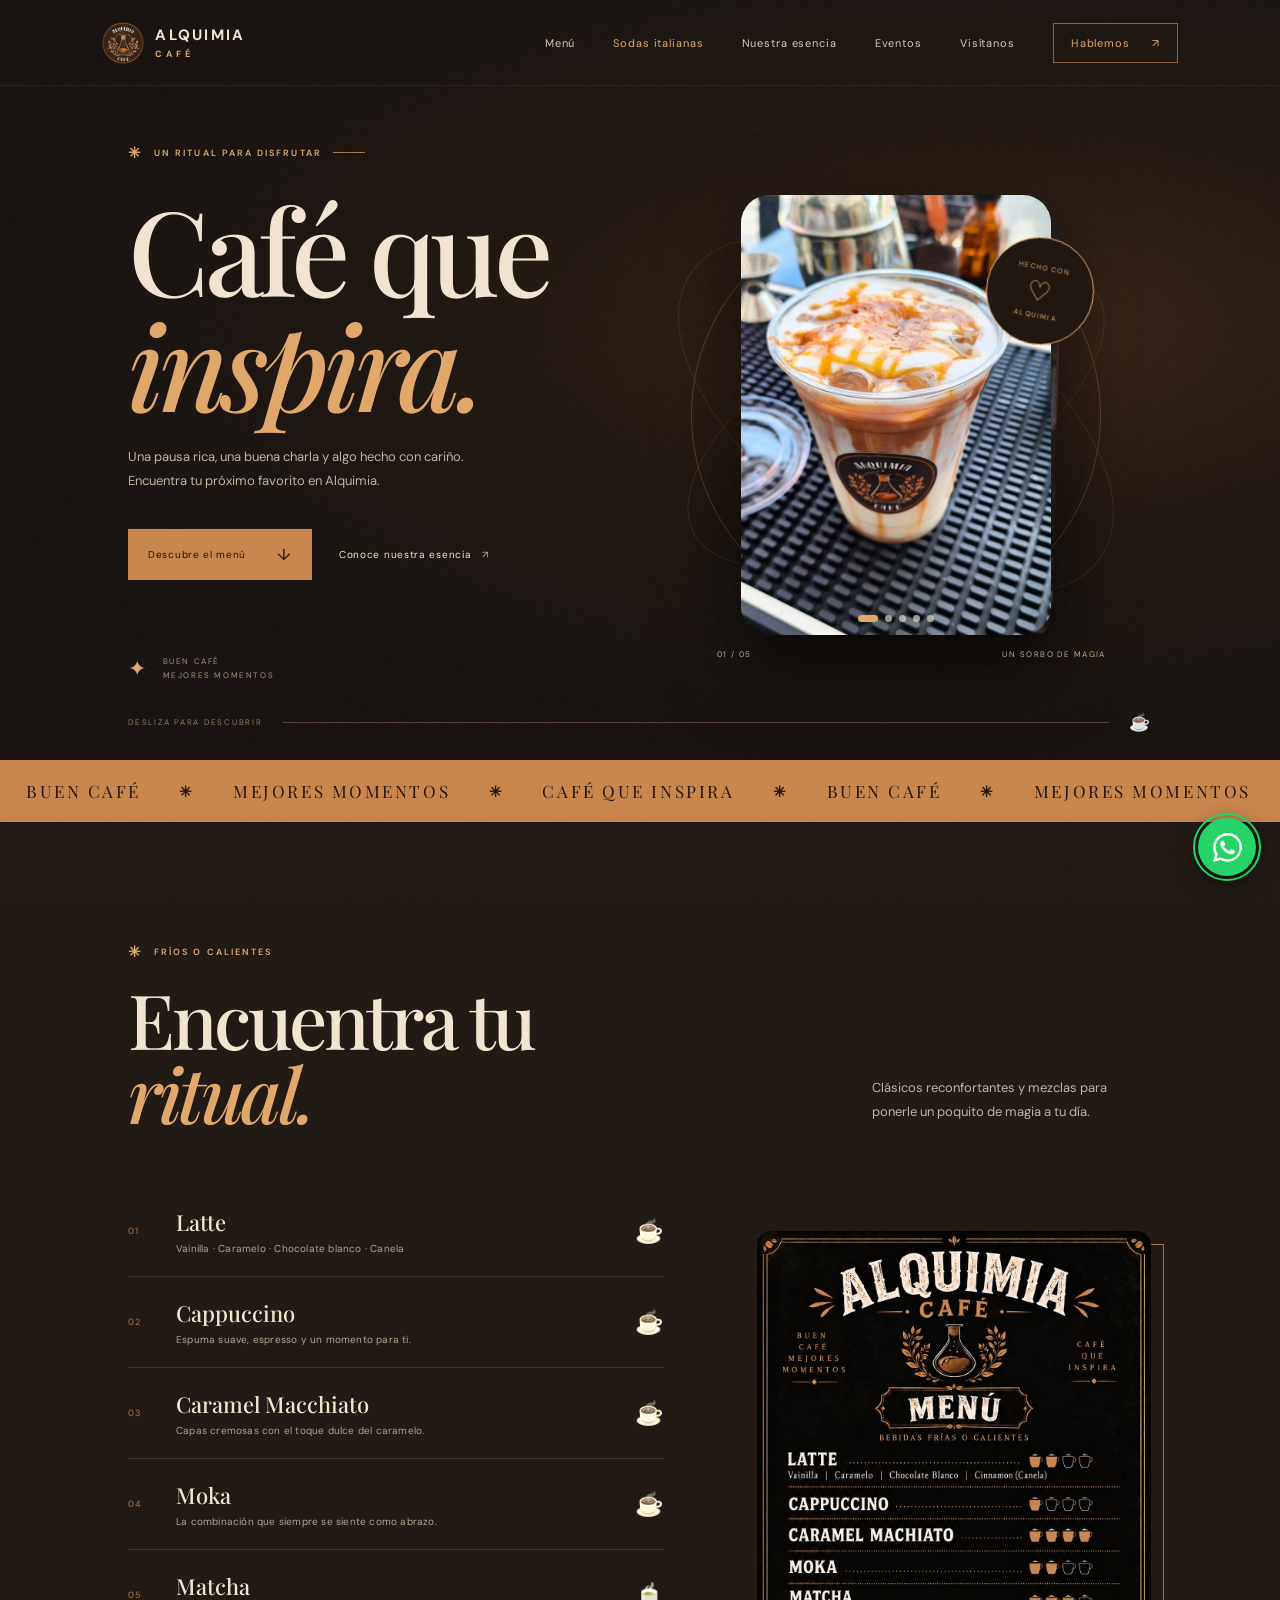
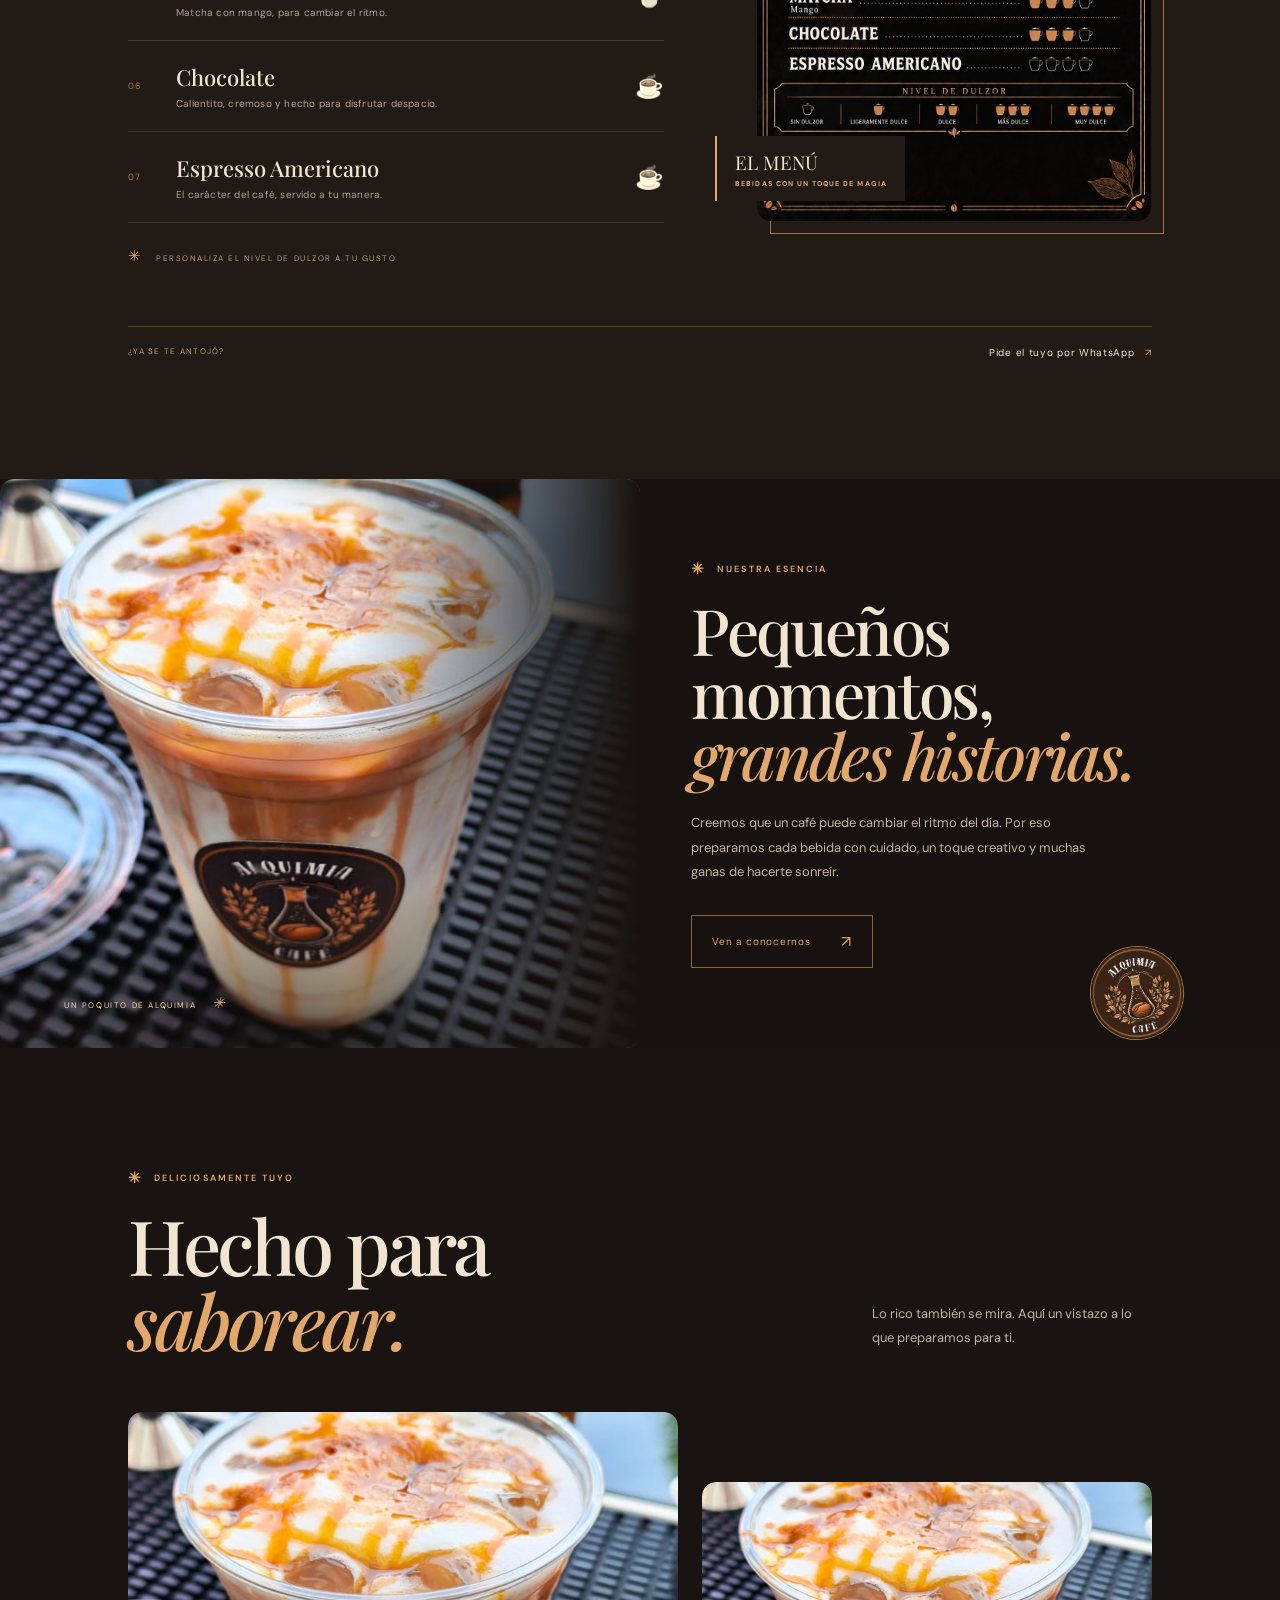
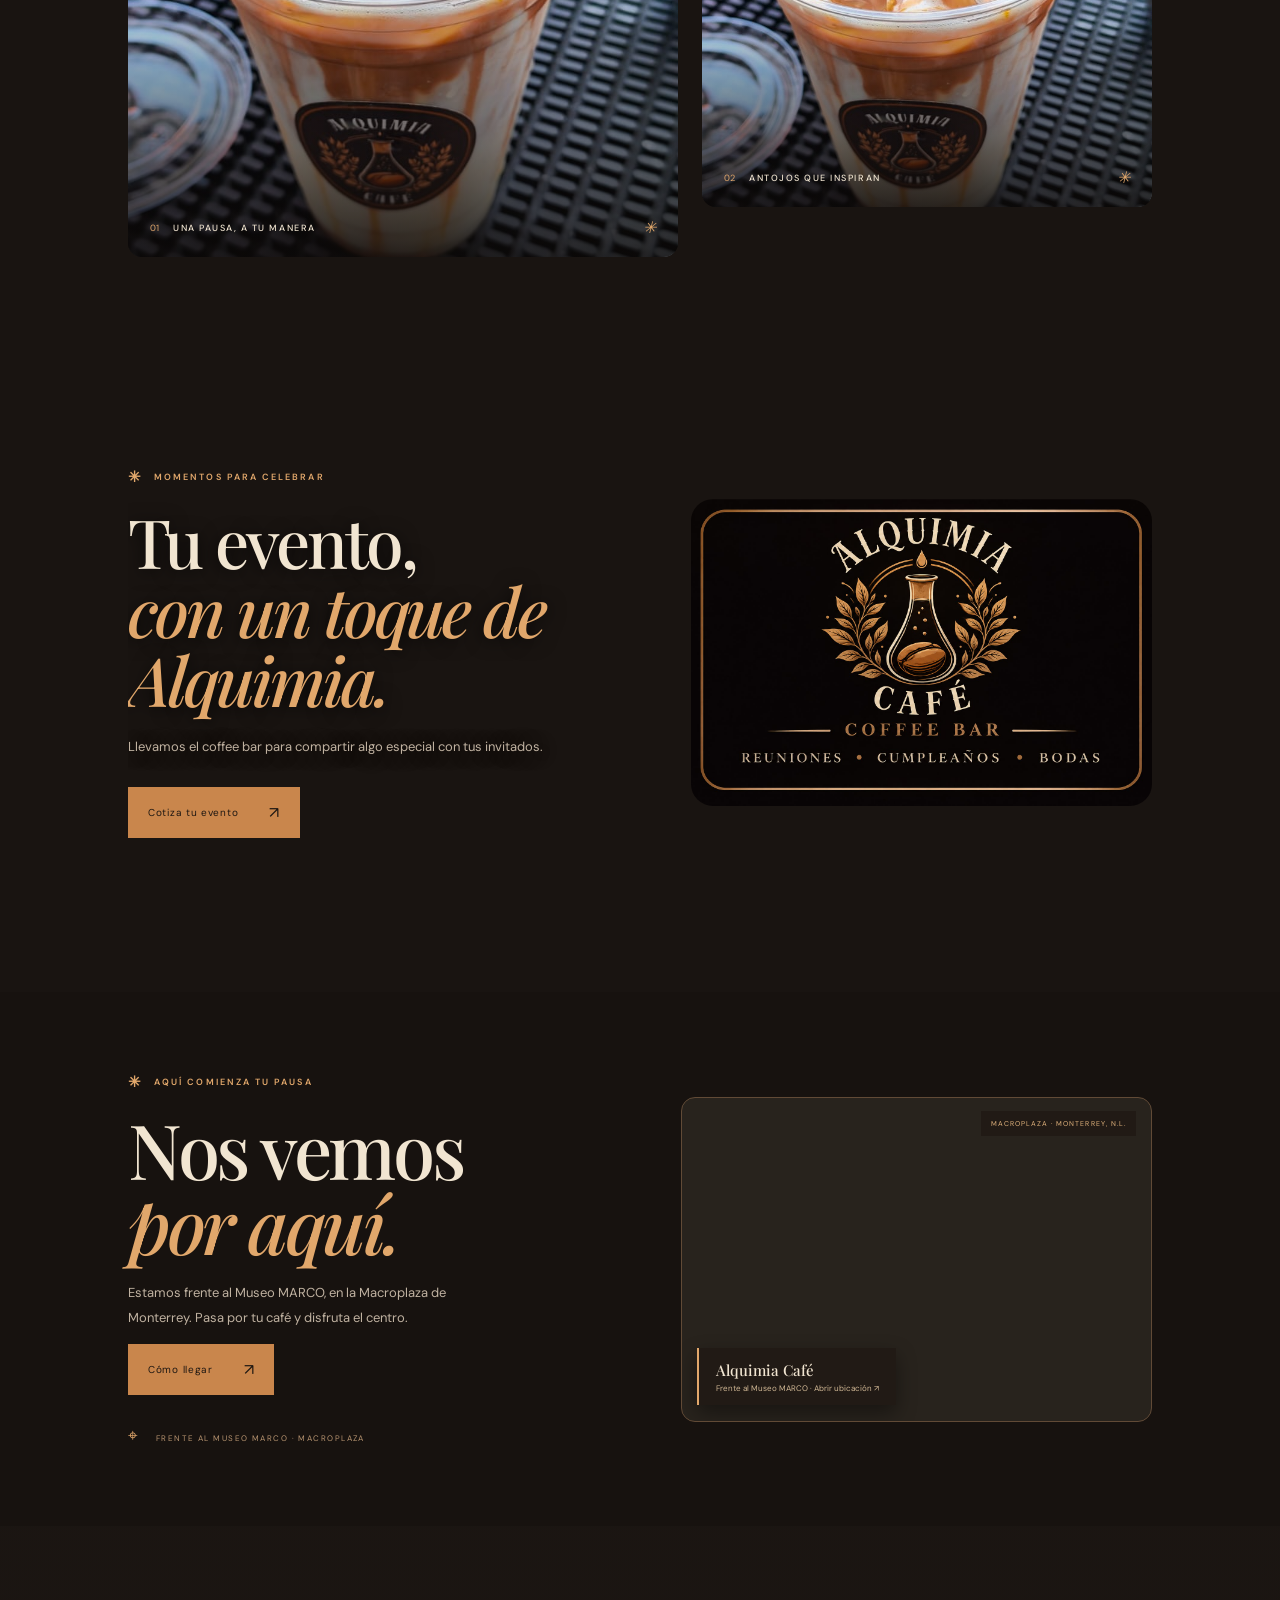
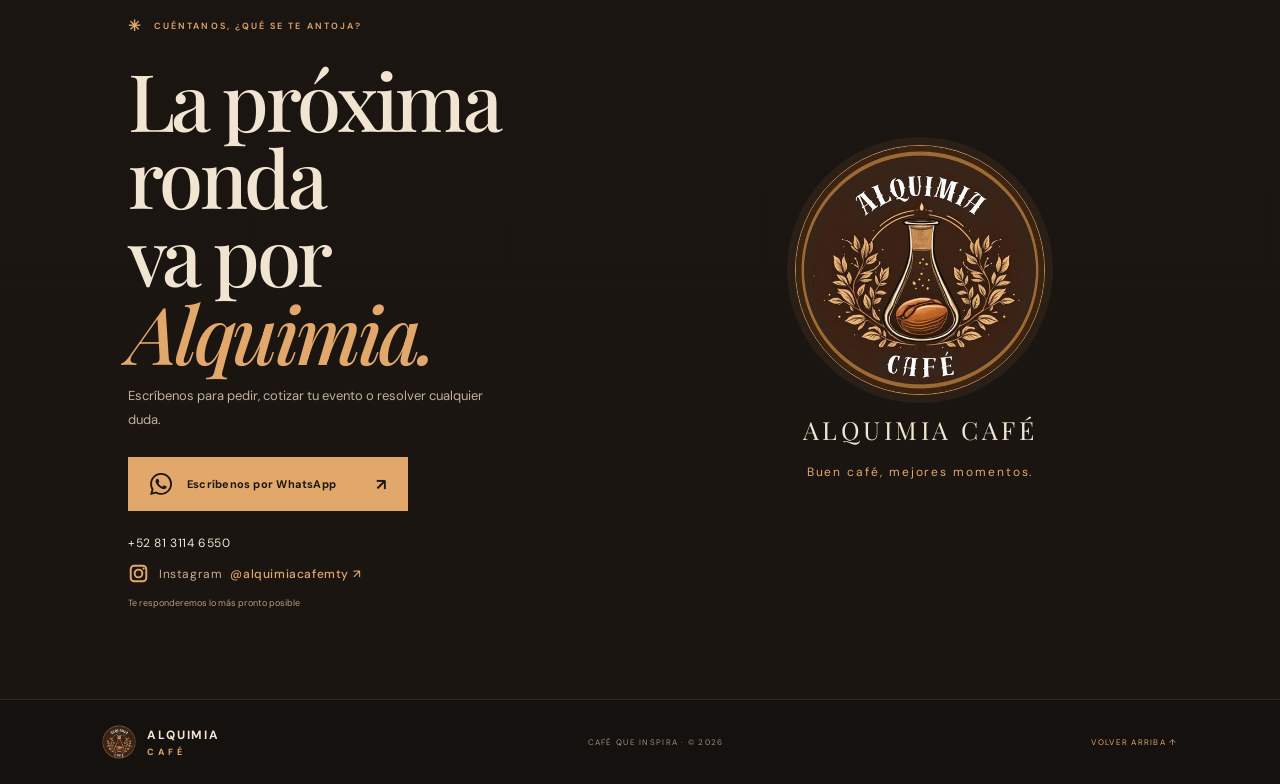
<file: index.html>
<!doctype html>
<html lang="es">
  <head>
    <meta charset="utf-8">
    <meta name="viewport" content="width=device-width, initial-scale=1">
    <meta name="theme-color" content="#17120f">
    <meta
      name="description"
      content="Alquimia Café: bebidas frías y calientes para inspirar tus mejores momentos. Encuéntranos y pide por WhatsApp."
    >
    <title>
       Alquimia Café — Café que inspira 
    </title>
    <link rel="preconnect" href="https://fonts.googleapis.com">
    <link rel="preconnect" href="https://fonts.gstatic.com" crossorigin>
    <link
      href="https://fonts.googleapis.com/css2?family=DM+Sans:wght@400;500;600;700&family=Playfair+Display:wght@500;600;700;800&display=swap"
      rel="stylesheet"
    >
    <link rel="stylesheet" href="styles.css">
  </head>
  <body>
    <div class="grain" aria-hidden="true">
    </div>
    <header class="topbar">
      <a class="brand" href="#inicio" aria-label="Alquimia Café, inicio">
        <img src="img/Logo.jpeg" alt="Emblema de Alquimia Café">
        <span>
           ALQUIMIA 
          <small>
             CAFÉ 
          </small>
        </span>
      </a>
      <button class="menu-toggle" aria-label="Abrir menú" aria-expanded="false">
        <i>
        </i>
        <i>
        </i>
      </button>
      <nav class="nav-links" aria-label="Navegación principal">
        <a href="#menu">
           Menú 
        </a>
        <a class="nav-special-link" href="bebidas.html">
           Sodas italianas
        </a>
        <a href="#nosotros">
           Nuestra esencia 
        </a>
        <a href="#eventos">
           Eventos 
        </a>
        <a href="#visitanos">
           Visítanos 
        </a>
        <a class="nav-cta" href="#contacto">
           Hablemos 
          <span>
             ↗ 
          </span>
        </a>
      </nav>
    </header>
    <main>
      <section class="hero" id="inicio">
        <div class="hero-copy reveal">
          <div class="eyebrow">
            <span class="sparkle">
               ✳ 
            </span>
             UN RITUAL PARA DISFRUTAR 
            <span class="rule">
            </span>
          </div>
          <h1>
             Café que 
            <br>
            <em>
               inspira. 
            </em>
          </h1>
          <p>
             Una pausa rica, una buena charla y algo hecho con cariño. Encuentra tu próximo
            favorito en Alquimia. 
          </p>
          <div class="hero-actions">
            <a class="button button-gold" href="#menu">
               Descubre el menú 
              <span>
                 ↓ 
              </span>
            </a>
            <a class="text-link" href="#nosotros">
               Conoce nuestra esencia 
              <span>
                 ↗ 
              </span>
            </a>
          </div>
          <div class="hero-note">
            <span class="note-mark">
               ✦ 
            </span>
            <span>
               BUEN CAFÉ 
              <br>
               MEJORES MOMENTOS 
            </span>
          </div>
        </div>
        <div class="hero-visual reveal">
          <div class="photo-halo">
          </div>
          <div class="hero-carousel" data-carousel role="region" aria-roledescription="carrusel" aria-label="Bebidas de Alquimia Café" tabindex="0">
            <img
              class="hero-drink is-active"
              src="img/Cold.jpeg"
              alt="Bebida fría de café con caramelo de Alquimia Café"
              draggable="false"
            >
            <img
              class="hero-drink"
              src="img/Cold%20-%20copia.jpg"
              alt="Bebida fría de café con caramelo de Alquimia Café"
              draggable="false"
              aria-hidden="true"
            >
            <img
              class="hero-drink"
              src="img/Cold%20-%20copia%20%282%29.jpg"
              alt="Bebida fría de café con caramelo de Alquimia Café"
              draggable="false"
              aria-hidden="true"
            >
            <img
              class="hero-drink"
              src="img/Cold%20-%20copia%20%283%29.jpg"
              alt="Bebida fría de café con caramelo de Alquimia Café"
              draggable="false"
              aria-hidden="true"
            >
            <img
              class="hero-drink"
              src="img/Cold%20-%20copia%20%284%29.jpg"
              alt="Bebida fría de café con caramelo de Alquimia Café"
              draggable="false"
              aria-hidden="true"
            >
            <div class="carousel-dots" aria-label="Seleccionar imagen">
              <button class="carousel-dot is-active" type="button" aria-label="Mostrar imagen 1" aria-pressed="true"></button>
              <button class="carousel-dot" type="button" aria-label="Mostrar imagen 2" aria-pressed="false"></button>
              <button class="carousel-dot" type="button" aria-label="Mostrar imagen 3" aria-pressed="false"></button>
              <button class="carousel-dot" type="button" aria-label="Mostrar imagen 4" aria-pressed="false"></button>
              <button class="carousel-dot" type="button" aria-label="Mostrar imagen 5" aria-pressed="false"></button>
            </div>
          </div>
          <div class="floating-stamp">
            <span>
               HECHO CON 
            </span>
            <b>
               ♡ 
            </b>
            <span>
               ALQUIMIA 
            </span>
          </div>
          <div class="orbit orbit-one">
          </div>
          <div class="orbit orbit-two">
          </div>
          <div class="photo-caption">
              <span class="slide-count">
               01 / 05 
            </span>
            <span>
               UN SORBO DE MAGIA 
            </span>
          </div>
        </div>
        <div class="hero-bottom">
          <span>
             DESLIZA PARA DESCUBRIR 
          </span>
          <span class="bottom-line">
          </span>
          <span>
             ☕ 
          </span>
        </div>
      </section>
      <section class="ticker" aria-label="Frase de Alquimia">
        <div class="ticker-track">
          <div class="ticker-group">
            <span>
               BUEN CAFÉ 
            </span>
            <b>
               ✳ 
            </b>
            <span>
               MEJORES MOMENTOS 
            </span>
            <b>
               ✳ 
            </b>
            <span>
               CAFÉ QUE INSPIRA 
            </span>
            <b>
               ✳ 
            </b>
            <span>
               BUEN CAFÉ 
            </span>
            <b>
               ✳ 
            </b>
            <span>
               MEJORES MOMENTOS 
            </span>
            <b>
               ✳ 
            </b>
            <span>
               CAFÉ QUE INSPIRA 
            </span>
            <b>
               ✳ 
            </b>
          </div>
          <div class="ticker-group" aria-hidden="true">
            <span>
               BUEN CAFÉ 
            </span>
            <b>
               ✳ 
            </b>
            <span>
               MEJORES MOMENTOS 
            </span>
            <b>
               ✳ 
            </b>
            <span>
               CAFÉ QUE INSPIRA 
            </span>
            <b>
               ✳ 
            </b>
            <span>
               BUEN CAFÉ 
            </span>
            <b>
               ✳ 
            </b>
            <span>
               MEJORES MOMENTOS 
            </span>
            <b>
               ✳ 
            </b>
            <span>
               CAFÉ QUE INSPIRA 
            </span>
            <b>
               ✳ 
            </b>
          </div>
        </div>
      </section>
      <section class="menu-section section-pad" id="menu">
        <div class="section-heading reveal">
          <div>
            <div class="eyebrow">
              <span class="sparkle">
                 ✳ 
              </span>
               FRÍOS O CALIENTES 
            </div>
            <h2>
               Encuentra tu 
              <br>
              <em>
                 ritual. 
              </em>
            </h2>
          </div>
          <p>
             Clásicos reconfortantes y mezclas para ponerle un poquito de magia a tu día. 
          </p>
        </div>
        <div class="menu-layout">
          <div class="menu-list reveal">
            <article class="menu-item">
              <span class="menu-num">
                 01 
              </span>
              <div>
                <h3>
                   Latte 
                </h3>
                <p>
                   Vainilla · Caramelo · Chocolate blanco · Canela 
                </p>
              </div>
              <span class="menu-icon">
                 ☕ 
              </span>
            </article>
            <article class="menu-item">
              <span class="menu-num">
                 02 
              </span>
              <div>
                <h3>
                   Cappuccino 
                </h3>
                <p>
                   Espuma suave, espresso y un momento para ti. 
                </p>
              </div>
              <span class="menu-icon">
                 ☕ 
              </span>
            </article>
            <article class="menu-item">
              <span class="menu-num">
                 03 
              </span>
              <div>
                <h3>
                   Caramel Macchiato 
                </h3>
                <p>
                   Capas cremosas con el toque dulce del caramelo. 
                </p>
              </div>
              <span class="menu-icon">
                 ☕ 
              </span>
            </article>
            <article class="menu-item">
              <span class="menu-num">
                 04 
              </span>
              <div>
                <h3>
                   Moka 
                </h3>
                <p>
                   La combinación que siempre se siente como abrazo. 
                </p>
              </div>
              <span class="menu-icon">
                 ☕ 
              </span>
            </article>
            <article class="menu-item">
              <span class="menu-num">
                 05 
              </span>
              <div>
                <h3>
                   Matcha 
                </h3>
                <p>
                   Matcha con mango, para cambiar el ritmo. 
                </p>
              </div>
              <span class="menu-icon">
                 🍵 
              </span>
            </article>
            <article class="menu-item">
              <span class="menu-num">
                 06 
              </span>
              <div>
                <h3>
                   Chocolate 
                </h3>
                <p>
                   Calientito, cremoso y hecho para disfrutar despacio. 
                </p>
              </div>
              <span class="menu-icon">
                 ☕ 
              </span>
            </article>
            <article class="menu-item">
              <span class="menu-num">
                 07 
              </span>
              <div>
                <h3>
                   Espresso Americano 
                </h3>
                <p>
                   El carácter del café, servido a tu manera. 
                </p>
              </div>
              <span class="menu-icon">
                 ☕ 
              </span>
            </article>
            <div class="menu-footnote">
              <span>
                 ✳ 
              </span>
               PERSONALIZA EL NIVEL DE DULZOR A TU GUSTO 
            </div>
          </div>
          <div class="menu-art reveal">
            <button class="menu-image-trigger" type="button" aria-haspopup="dialog" aria-label="Ampliar imagen del menú">
              <img src="img/Menu.jpeg" alt="Menú de Alquimia Café con bebidas y niveles de dulzor">
              <span class="menu-image-hint">Toca para ampliar <b>↗</b></span>
            </button>
            <div class="art-label">
              <span>
                 EL MENÚ 
              </span>
              <b>
                 BEBIDAS CON UN TOQUE DE MAGIA 
              </b>
            </div>
          </div>
        </div>
        <div class="menu-footer">
          <span>
             ¿YA SE TE ANTOJÓ? 
          </span>
          <a class="text-link" href="#contacto">
             Pide el tuyo por WhatsApp 
            <span>
               ↗ 
            </span>
          </a>
        </div>
      </section>
      <section class="manifesto" id="nosotros">
        <div class="manifesto-image">
          <video autoplay muted loop playsinline poster="img/Cold.jpeg">
            <source src="img/How%20to%20prepare2.mp4" type="video/mp4">
          </video>
          <span class="video-tag">
             UN POQUITO DE ALQUIMIA 
            <i>
               ✳ 
            </i>
          </span>
        </div>
        <div class="manifesto-copy reveal">
          <div class="eyebrow">
            <span class="sparkle">
               ✳ 
            </span>
             NUESTRA ESENCIA 
          </div>
          <h2>
             Pequeños momentos, 
            <br>
            <em>
               grandes historias. 
            </em>
          </h2>
          <p>
             Creemos que un café puede cambiar el ritmo del día. Por eso preparamos cada bebida
            con cuidado, un toque creativo y muchas ganas de hacerte sonreír. 
          </p>
          <a class="button button-outline" href="#contacto">
             Ven a conocernos 
            <span>
               ↗ 
            </span>
          </a>
          <div class="manifesto-seal">
            <img src="img/Logo.jpeg" alt="Logo de Alquimia Café">
          </div>
        </div>
      </section>
      <div class="visual-story">
        <section class="moments section-pad">
          <div class="section-heading reveal">
            <div>
              <div class="eyebrow">
                <span class="sparkle">
                   ✳ 
                </span>
                 DELICIOSAMENTE TUYO 
              </div>
              <h2>
                 Hecho para 
                <br>
                <em>
                   saborear. 
                </em>
              </h2>
            </div>
            <p>
               Lo rico también se mira. Aquí un vistazo a lo que preparamos para ti. 
            </p>
          </div>
          <div class="video-grid reveal">
            <figure class="video-card video-tall">
              <video autoplay muted loop playsinline poster="img/Cold.jpeg">
                <source src="img/How%20to%20Prepare.mp4" type="video/mp4">
              </video>
              <figcaption>
                <span>
                   01 
                </span>
                <b>
                   UNA PAUSA, A TU MANERA 
                </b>
                <i>
                   ✳ 
                </i>
              </figcaption>
            </figure>
            <figure class="video-card video-short">
              <img src="img/Cold.jpeg" alt="Latte frío de caramelo">
              <figcaption>
                <span>
                   02 
                </span>
                <b>
                   ANTOJOS QUE INSPIRAN 
                </b>
                <i>
                   ✳ 
                </i>
              </figcaption>
            </figure>
          </div>
        </section>
        <section class="events section-pad" id="eventos">
          <div class="events-card reveal">
            <div class="events-copy">
              <div class="eyebrow">
                <span class="sparkle">
                   ✳ 
                </span>
                 MOMENTOS PARA CELEBRAR 
              </div>
              <h2>
                 Tu evento, 
                <br>
                <em>
                   con un toque de Alquimia. 
                </em>
              </h2>
              <p>
                 Llevamos el coffee bar para compartir algo
                especial con tus invitados. 
              </p>
              <a
                class="button button-gold"
                href="https://wa.me/528131146550?text=Hola%2C%20Alquimia%20Caf%C3%A9.%20Quiero%20cotizar%20el%20coffee%20bar%20para%20un%20evento."
                target="_blank"
                rel="noopener"
              >
                 Cotiza tu evento 
                <span>
                   ↗ 
                </span>
              </a>
            </div>
            <div class="events-banner-frame">
              <img
                class="events-banner"
                src="img/Banner.jpeg"
                alt="Alquimia Café Coffee Bar para reuniones, cumpleaños y bodas"
              >
            </div>
          </div>
        </section>
      </div>
      <section class="visit" id="visitanos">
        <div class="visit-copy reveal">
          <div class="eyebrow">
            <span class="sparkle">
               ✳ 
            </span>
             AQUÍ COMIENZA TU PAUSA 
          </div>
          <h2>
             Nos vemos 
            <br>
            <em>
               por aquí. 
            </em>
          </h2>
          <p>
             Estamos frente al Museo MARCO, en la Macroplaza de Monterrey. Pasa por tu café y
            disfruta el centro. 
          </p>
          <a
            class="button button-gold"
            href="https://maps.app.goo.gl/mGUHX4Am5QSdWYZE9"
            target="_blank"
            rel="noopener"
          >
             Cómo llegar 
            <span>
               ↗ 
            </span>
          </a>
          <div class="location-note">
            <span>
               ⌖ 
            </span>
             FRENTE AL MUSEO MARCO · MACROPLAZA 
          </div>
        </div>
        <div class="map-placeholder">
          <iframe
            title="Mapa de Alquimia Café frente al Museo MARCO, Macroplaza de Monterrey"
            src="https://www.google.com/maps?q=Museo%20MARCO%2C%20Macroplaza%2C%20Monterrey%2C%20Nuevo%20Le%C3%B3n&output=embed"
            loading="lazy"
            referrerpolicy="no-referrer-when-downgrade"
            allowfullscreen
          >
          </iframe>
          <a class="map-card" href="https://maps.app.goo.gl/mGUHX4Am5QSdWYZE9" target="_blank" rel="noopener">
            <b>
               Alquimia Café 
            </b>
            <span>
               Frente al Museo MARCO · Abrir ubicación ↗ 
            </span>
          </a>
          <span class="map-coord">
             MACROPLAZA · MONTERREY, N.L. 
          </span>
        </div>
      </section>
      <section class="contact section-pad" id="contacto">
        <div class="contact-layout">
          <div class="contact-inner reveal">
            <div class="eyebrow">
              <span class="sparkle">
                 ✳ 
              </span>
               CUÉNTANOS, ¿QUÉ SE TE ANTOJA? 
            </div>
            <h2>
               La próxima ronda 
              <br>
               va por 
              <em>
                 Alquimia. 
              </em>
            </h2>
            <p>
               Escríbenos para pedir, cotizar tu evento o resolver cualquier duda. 
            </p>
            <a
              class="whatsapp-button"
              href="https://wa.me/528131146550?text=Hola%2C%20Alquimia%20Caf%C3%A9.%20Me%20comparten%20el%20men%C3%BA%20y%20la%20ubicaci%C3%B3n%3F"
              target="_blank"
              rel="noopener"
            >
              <svg class="wa-icon" viewBox="0 0 24 24" aria-hidden="true">
                <path
                  d="M20.52 3.48 A11.86 11.86 0 0 0 12.08 0 C5.5 0 .15 5.35.15 11.93 c0
                    2.1.55 4.15 1.59 5.96 L.05 24 l6.27 -1.65 a11.94 11.94 0 0 0 5.76 1.47
                    h.01 c6.58 0 11.93 -5.35 11.93 -11.93 0 -3.19 -1.24 -6.19 -3.5 -8.41 Z
                    M12.09 21.8 a9.9 9.9 0 0 1 -5.04 -1.38 l -.36 -.21 -3.72.98.99 -3.63
                    -.24 -.37 a9.87 9.87 0 0 1 -1.52 -5.26 c0 -5.46 4.44 -9.9 9.9 -9.9 2.64
                    0 5.12 1.03 6.99 2.9 a9.84 9.84 0 0 1 2.9 7 c0 5.45 -4.44 9.89 -9.9
                    9.89 Z m5.43 -7.41 c -.3 -.15 -1.77 -.87 -2.04 -.97 -.27 -.1 -.47 -.15
                    -.67.15 -.2.3 -.77.97 -.94 1.17 -.17.2 -.35.22 -.65.07 -.3 -.15 -1.25
                    -.46 -2.38 -1.48 -.88 -.78 -1.48 -1.75 -1.65 -2.05 -.17 -.3 -.02
                    -.46.13 -.61.14 -.13.3 -.35.45 -.52.15 -.17.2 -.3.3 -.5.1 -.2.05 -.37
                    -.02 -.52 -.08 -.15 -.67 -1.62 -.92 -2.22 -.24 -.58 -.48 -.5 -.67 -.51
                    h -.57 c -.2 0 -.52.08 -.8.37 -.27.3 -1.04 1.02 -1.04 2.49 0 1.47 1.07
                    2.89 1.22 3.09.15.2 2.1 3.2 5.08 4.49.71.3 1.26.49 1.69.63.71.22
                    1.36.19 1.87.12.57 -.08 1.77 -.72 2.02 -1.42.25 -.7.25 -1.3.17 -1.42
                    -.07 -.13 -.27 -.2 -.57 -.35 Z"
                />
              </svg>
               Escríbenos por WhatsApp 
              <span class="wa-arrow">
                 ↗ 
              </span>
            </a>
            <a class="contact-phone" href="tel:+528131146550">
               +52 81 3114 6550 
            </a>
            <a
              class="contact-instagram"
              href="https://www.instagram.com/alquimiacafemty/"
              target="_blank"
              rel="noopener"
            >
              <svg viewBox="0 0 24 24" aria-hidden="true">
                <path
                  d="M7 2 h10 a5 5 0 0 1 5 5 v10 a5 5 0 0 1 -5 5 H7 a5 5 0 0 1 -5 -5 V7 a5
                    5 0 0 1 5 -5 Z m0 2.2 A2.8 2.8 0 0 0 4.2 7 v10 A2.8 2.8 0 0 0 7 19.8
                    h10 a2.8 2.8 0 0 0 2.8 -2.8 V7 A2.8 2.8 0 0 0 17 4.2 H7 Z m5 2.3 a5.5
                    5.5 0 1 1 0 11 5.5 5.5 0 0 1 0 -11 Z m0 2.2 a3.3 3.3 0 1 0 0 6.6 3.3
                    3.3 0 0 0 0 -6.6 Z m5.8 -3.6 a1.3 1.3 0 1 1 0 2.6 1.3 1.3 0 0 1 0 -2.6
                    Z"
                />
              </svg>
              <span>
                 Instagram 
                <b>
                   @alquimiacafemty ↗ 
                </b>
              </span>
            </a>
            <small>
               Te responderemos lo más pronto posible 
            </small>
          </div>
          <div class="contact-art reveal">
            <div class="contact-brand-card">
              <img src="img/Logo.jpeg" alt="Logo de Alquimia Café">
              <span>
                 ALQUIMIA CAFÉ 
              </span>
              <b>
                 Buen café, mejores momentos. 
              </b>
            </div>
          </div>
        </div>
      </section>
    </main>
    <dialog class="menu-lightbox" aria-label="Menú de Alquimia Café ampliado">
      <button class="menu-lightbox-close" type="button" aria-label="Cerrar imagen">×</button>
      <img src="img/Menu.jpeg" alt="Menú de Alquimia Café con bebidas y niveles de dulzor, ampliado">
    </dialog>
    <footer>
      <a class="brand footer-brand" href="#inicio">
        <img src="img/Logo.jpeg" alt="">
        <span>
           ALQUIMIA 
          <small>
             CAFÉ 
          </small>
        </span>
      </a>
      <span>
         CAFÉ QUE INSPIRA · © 
        <span id="year">
           2026 
        </span>
      </span>
      <a href="#inicio">
         VOLVER ARRIBA ↑ 
      </a>
    </footer>
    <a
      class="float-wa"
      href="https://wa.me/528131146550?text=Hola%2C%20Alquimia%20Caf%C3%A9.%20Me%20comparten%20el%20men%C3%BA%3F"
      target="_blank"
      rel="noopener"
      aria-label="Escribir por WhatsApp"
    >
      <svg viewBox="0 0 24 24" aria-hidden="true">
        <path
          d="M20.52 3.48 A11.86 11.86 0 0 0 12.08 0 C5.5 0 .15 5.35.15 11.93 c0 2.1.55 4.15
            1.59 5.96 L.05 24 l6.27 -1.65 a11.94 11.94 0 0 0 5.76 1.47 h.01 c6.58 0 11.93
            -5.35 11.93 -11.93 0 -3.19 -1.24 -6.19 -3.5 -8.41 Z M12.09 21.8 a9.9 9.9 0 0 1
            -5.04 -1.38 l -.36 -.21 -3.72.98.99 -3.63 -.24 -.37 a9.87 9.87 0 0 1 -1.52
            -5.26 c0 -5.46 4.44 -9.9 9.9 -9.9 2.64 0 5.12 1.03 6.99 2.9 a9.84 9.84 0 0 1
            2.9 7 c0 5.45 -4.44 9.89 -9.9 9.89 Z m5.43 -7.41 c -.3 -.15 -1.77 -.87 -2.04
            -.97 -.27 -.1 -.47 -.15 -.67.15 -.2.3 -.77.97 -.94 1.17 -.17.2 -.35.22 -.65.07
            -.3 -.15 -1.25 -.46 -2.38 -1.48 -.88 -.78 -1.48 -1.75 -1.65 -2.05 -.17 -.3 -.02
            -.46.13 -.61.14 -.13.3 -.35.45 -.52.15 -.17.2 -.3.3 -.5.1 -.2.05 -.37 -.02 -.52
            -.08 -.15 -.67 -1.62 -.92 -2.22 -.24 -.58 -.48 -.5 -.67 -.51 h -.57 c -.2 0
            -.52.08 -.8.37 -.27.3 -1.04 1.02 -1.04 2.49 0 1.47 1.07 2.89 1.22 3.09.15.2 2.1
            3.2 5.08 4.49.71.3 1.26.49 1.69.63.71.22 1.36.19 1.87.12.57 -.08 1.77 -.72 2.02
            -1.42.25 -.7.25 -1.3.17 -1.42 -.07 -.13 -.27 -.2 -.57 -.35 Z"
        />
      </svg>
    </a>
    <script src="script.js">
    </script>
  </body>
</html>
</file>
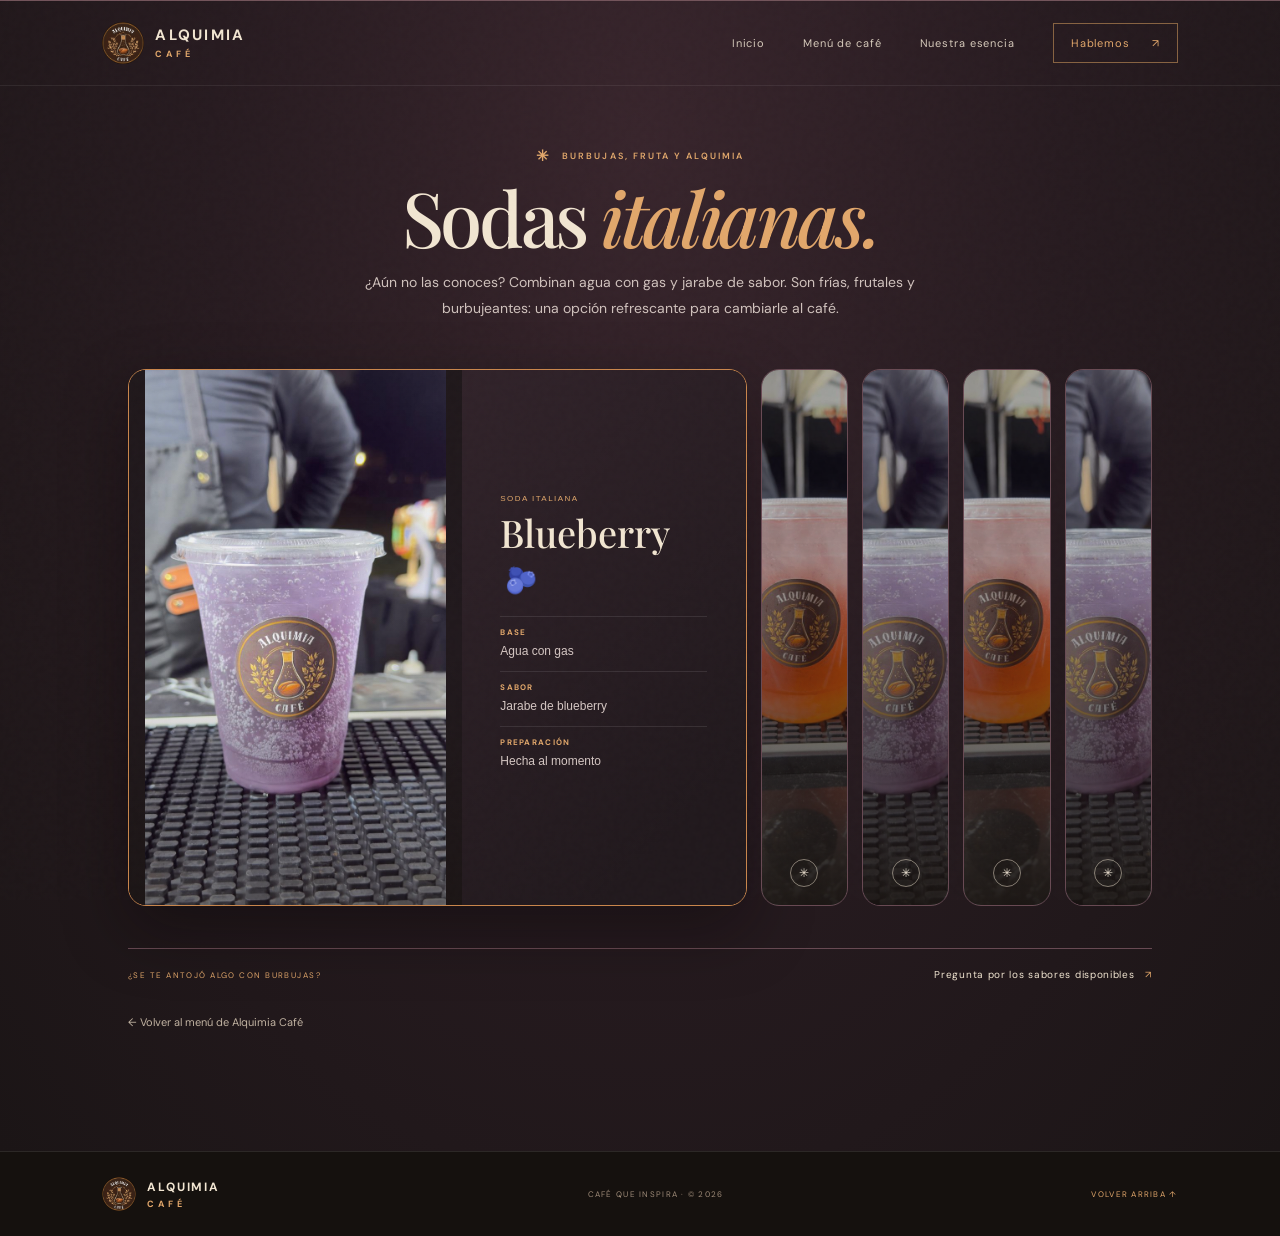
<file: bebidas.html>
<!doctype html>
<html lang="es">
  <head>
    <meta charset="utf-8">
    <meta name="viewport" content="width=device-width, initial-scale=1">
    <meta name="theme-color" content="#17120f">
    <meta name="description" content="Prueba las sodas italianas de Alquimia Café: bebidas frías con gas y jarabe de sabores como blueberry, mango, sandía y manzana verde.">
    <title>Sodas italianas — Alquimia Café</title>
    <link rel="preconnect" href="https://fonts.googleapis.com">
    <link rel="preconnect" href="https://fonts.gstatic.com" crossorigin>
    <link href="https://fonts.googleapis.com/css2?family=DM+Sans:wght@400;500;600;700&family=Playfair+Display:wght@500;600;700;800&display=swap" rel="stylesheet">
    <link rel="stylesheet" href="styles.css">
  </head>
  <body>
    <div class="grain" aria-hidden="true"></div>
    <header class="topbar">
      <a class="brand" href="index.html#inicio" aria-label="Alquimia Café, inicio">
        <img src="img/Logo.jpeg" alt="Emblema de Alquimia Café">
        <span>ALQUIMIA<small>CAFÉ</small></span>
      </a>
      <button class="menu-toggle" aria-label="Abrir menú" aria-expanded="false">
        <i></i><i></i>
      </button>
      <nav class="nav-links" aria-label="Navegación principal">
        <a href="index.html#inicio">Inicio</a>
        <a href="index.html#menu">Menú de café</a>
        <a href="index.html#nosotros">Nuestra esencia</a>
        <a class="nav-cta" href="index.html#contacto">Hablemos <span>↗</span></a>
      </nav>
    </header>
    <main>
      <section class="special-drinks section-pad" id="especiales">
        <div class="section-heading special-heading reveal">
          <div>
            <div class="eyebrow">
              <span class="sparkle">✳</span>
              BURBUJAS, FRUTA Y ALQUIMIA
            </div>
            <h1 class="special-drinks-title">Sodas <em>italianas.</em></h1>
          </div>
          <p>
            ¿Aún no las conoces? Combinan agua con gas y jarabe de sabor. Son frías, frutales y burbujeantes: una opción refrescante para cambiarle al café.
          </p>
        </div>
        <div class="special-drink-accordion" aria-label="Elige una bebida para ver su descripción">
          <button class="special-drink-card is-active" type="button" aria-expanded="true" aria-label="Mostrar soda italiana de blueberry">
            <img src="img/IMG-20261126-WA0019.jpg" alt="" aria-hidden="true">
            <span class="drink-info">
              <span class="drink-kicker">SODA ITALIANA</span>
              <b>Blueberry <span class="fruit-emoji" aria-hidden="true">🫐</span></b>
              <span class="drink-details">
                <span><b>Base</b><span>Agua con gas</span></span>
                <span><b>Sabor</b><span>Jarabe de blueberry</span></span>
                <span><b>Preparación</b><span>Hecha al momento</span></span>
              </span>
            </span>
            <span class="drink-hint" aria-hidden="true">✳</span>
          </button>
          <button class="special-drink-card" type="button" aria-expanded="false" aria-label="Mostrar soda italiana de mango con sandía">
            <img src="img/IMG-20261126-WA0021.jpg" alt="" aria-hidden="true">
            <span class="drink-info">
              <span class="drink-kicker">SODA ITALIANA</span>
              <b>Mango con sandía <span class="fruit-emoji" aria-hidden="true">🥭🍉</span></b>
              <span class="drink-details">
                <span><b>Base</b><span>Agua con gas</span></span>
                <span><b>Sabor</b><span>Mango y sandía</span></span>
                <span><b>Preparación</b><span>Hecha al momento</span></span>
              </span>
            </span>
            <span class="drink-hint" aria-hidden="true">✳</span>
          </button>
          <button class="special-drink-card" type="button" aria-expanded="false" aria-label="Mostrar soda italiana de mango">
            <img src="img/IMG-20261126-WA0019.jpg" alt="" aria-hidden="true">
            <span class="drink-info">
              <span class="drink-kicker">SODA ITALIANA</span>
              <b>Mango <span class="fruit-emoji" aria-hidden="true">🥭</span></b>
              <span class="drink-details">
                <span><b>Base</b><span>Agua con gas</span></span>
                <span><b>Sabor</b><span>Jarabe de mango</span></span>
                <span><b>Preparación</b><span>Hecha al momento</span></span>
              </span>
            </span>
            <span class="drink-hint" aria-hidden="true">✳</span>
          </button>
          <button class="special-drink-card" type="button" aria-expanded="false" aria-label="Mostrar soda italiana de sandía">
            <img src="img/IMG-20261126-WA0021.jpg" alt="" aria-hidden="true">
            <span class="drink-info">
              <span class="drink-kicker">SODA ITALIANA</span>
              <b>Sandía <span class="fruit-emoji" aria-hidden="true">🍉</span></b>
              <span class="drink-details">
                <span><b>Base</b><span>Agua con gas</span></span>
                <span><b>Sabor</b><span>Jarabe de sandía</span></span>
                <span><b>Preparación</b><span>Hecha al momento</span></span>
              </span>
            </span>
            <span class="drink-hint" aria-hidden="true">✳</span>
          </button>
          <button class="special-drink-card" type="button" aria-expanded="false" aria-label="Mostrar soda italiana de manzana verde">
            <img src="img/IMG-20261126-WA0019.jpg" alt="" aria-hidden="true">
            <span class="drink-info">
              <span class="drink-kicker">SODA ITALIANA</span>
              <b>Manzana verde <span class="fruit-emoji" aria-hidden="true">🍏</span></b>
              <span class="drink-details">
                <span><b>Base</b><span>Agua con gas</span></span>
                <span><b>Sabor</b><span>Jarabe de manzana verde</span></span>
                <span><b>Preparación</b><span>Hecha al momento</span></span>
              </span>
            </span>
            <span class="drink-hint" aria-hidden="true">✳</span>
          </button>
        </div>
        <div class="special-drinks-footer">
          <span>¿SE TE ANTOJÓ ALGO CON BURBUJAS?</span>
          <a class="text-link" href="index.html#contacto">Pregunta por los sabores disponibles <span>↗</span></a>
        </div>
        <a class="special-back-link" href="index.html#menu">← Volver al menú de Alquimia Café</a>
      </section>
    </main>
    <footer>
      <a class="brand footer-brand" href="index.html#inicio">
        <img src="img/Logo.jpeg" alt="">
        <span>ALQUIMIA<small>CAFÉ</small></span>
      </a>
      <span>CAFÉ QUE INSPIRA · © <span id="year">2026</span></span>
      <a href="#especiales">VOLVER ARRIBA ↑</a>
    </footer>
    <script src="script.js"></script>
  </body>
</html>
</file>
<file: styles.css>
/* Colores y tipografía */
:root {
  --ink: #191411;
  --ink2: #211a15;
  --cream: #f1e5d1;
  --muted: #b9a995;
  --copper: #c9864c;
  --gold: #e1a76b;
  --line: #574336;
  --display: 'Playfair Display',Georgia,serif;
  --sans: 'DM Sans',Arial,sans-serif
}

* {
  box-sizing: border-box
}

html {
  scroll-behavior: smooth
}

body {
  margin: 0;
  background: var(--ink);
  color: var(--cream);
  font-family: var(--sans);
  overflow-x: hidden
}

a {
  color: inherit;
  text-decoration: none
}

/* Textura y navegación */
.grain {
  position: fixed;
  inset: 0;
  z-index: 8;
  pointer-events: none;
  opacity: .08;
  background-image: url("data:image/svg+xml,%3Csvg viewBox='0 0 180 180' xmlns='http://www.w3.org/2000/svg'%3E%3Cfilter id='n'%3E%3CfeTurbulence type='fractalNoise' baseFrequency='.85' numOctaves='3' stitchTiles='stitch'/%3E%3C/filter%3E%3Crect width='100%25' height='100%25' filter='url(%23n)' opacity='.22'/%3E%3C/svg%3E")
}

.topbar {
  height: 86px;
  padding: 0 8vw;
  display: flex;
  align-items: center;
  justify-content: space-between;
  border-bottom: 1px solid #ffffff12;
  position: absolute;
  z-index: 10;
  top: 0;
  width: 100%
}

.brand {
  display: flex;
  align-items: center;
  gap: 11px;
  font-size: 15px;
  font-weight: 700;
  letter-spacing: .15em
}

.brand img {
  width: 42px;
  height: 42px;
  border-radius: 50%;
  object-fit: cover
}

.brand small {
  display: block;
  color: var(--gold);
  font-size: 9px;
  letter-spacing: .43em;
  margin-top: 3px
}

.nav-links {
  display: flex;
  align-items: center;
  gap: 38px;
  font-size: 11px;
  letter-spacing: .08em;
  color: #d5c9ba
}

.nav-links>a {
  transition: color .2s
}

.nav-links>a:hover,.text-link:hover {
  color: var(--gold)
}

.nav-links>a.nav-special-link {
  position: relative;
  color: var(--gold)
}

.nav-links>a.nav-special-link::after {
  content: "";
  position: absolute;
  right: 0;
  bottom: -7px;
  left: 0;
  height: 1px;
  background: var(--gold);
  transform: scaleX(0);
  transform-origin: left;
  transition: transform .22s ease
}

.nav-links>a.nav-special-link:hover::after,
.nav-links>a.nav-special-link:focus-visible::after {
  transform: scaleX(1)
}

.nav-links>a.nav-special-link:hover,
.nav-links>a.nav-special-link:focus-visible {
  color: #f3c18e;
  text-shadow: 0 0 14px #e1a76b66
}

.nav-cta {
  border: 1px solid #876342;
  padding: 12px 17px;
  color: var(--gold)
}

.nav-cta span {
  margin-left: 18px
}

.menu-toggle {
  display: none
}

/* Hero y fotografía principal */
.hero {
  min-height: 760px;
  padding: 140px 10vw 70px;
  display: grid;
  grid-template-columns: 1fr 1fr;
  align-items: center;
  position: relative;
  overflow: hidden;
  background: radial-gradient(ellipse at 77% 43%,#3b2619 0%,#211811 35%,#191411 67%)
}

.hero-copy {
  z-index: 2;
  position: relative
}

.eyebrow {
  font-size: 9px;
  letter-spacing: .23em;
  color: var(--gold);
  display: flex;
  align-items: center;
  gap: 11px;
  font-weight: 600
}

.sparkle {
  font-size: 15px
}

.rule {
  width: 32px;
  height: 1px;
  background: #aa7549
}

.hero h1,.section-heading h2,.manifesto h2,.visit h2,.contact h2 {
  font-family: var(--display);
  font-weight: 500;
  letter-spacing: -.045em;
  line-height: .98
}

.hero h1 {
  font-size: clamp(74px,9.2vw,130px);
  margin: 28px 0 23px
}

.hero h1 em,.section-heading h2 em,.manifesto h2 em,.visit h2 em,.contact h2 em {
  color: var(--gold);
  font-weight: 500
}

.hero-copy>p,.section-heading>p,.manifesto-copy>p,.visit-copy>p,.contact-inner>p {
  max-width: 385px;
  color: #c0b2a1;
  font-size: 13px;
  line-height: 1.9
}

.hero-actions {
  display: flex;
  align-items: center;
  gap: 27px;
  margin-top: 35px
}

.button {
  display: inline-flex;
  align-items: center;
  gap: 31px;
  padding: 15px 20px;
  font-size: 10px;
  letter-spacing: .07em
}

.button-gold {
  background: var(--copper);
  color: #1e1712
}

.button-gold:hover {
  background: var(--gold)
}

.button span {
  font-size: 16px
}

.text-link {
  font-size: 10px;
  letter-spacing: .07em;
  color: var(--cream)
}

.text-link span {
  color: var(--gold);
  margin-left: 7px
}

.hero-note {
  display: flex;
  align-items: center;
  gap: 15px;
  color: #a8917c;
  font-size: 8px;
  line-height: 1.7;
  letter-spacing: .2em;
  margin-top: 70px
}

.note-mark {
  font-size: 22px;
  color: var(--gold)
}

.hero-visual {
  height: 510px;
  position: relative;
  display: flex;
  align-items: center;
  justify-content: center
}

.hero-carousel {
  position: relative;
  z-index: 2;
  width: 310px;
  height: 440px;
  perspective: 900px;
  transform-style: preserve-3d;
  touch-action: pan-y;
  user-select: none;
  animation: float 6s ease-in-out infinite
}

.hero-drink {
  position: absolute;
  inset: 0;
  width: 100%;
  height: 100%;
  object-fit: cover;
  z-index: 0;
  opacity: 0;
  border-radius: 28px;
  box-shadow: 0 30px 80px #0009;
  transform: translate3d(20px,10px,-35px) rotateY(-8deg) rotateZ(3deg) scale(.96);
  transform-style: preserve-3d;
  transition: transform .9s cubic-bezier(.22,.61,.36,1),opacity .8s ease,filter .8s ease;
  filter: blur(1.5px) brightness(.8);
  will-change: transform,opacity;
  pointer-events: none
}

.hero-drink.is-next {
  z-index: 1;
  opacity: .48;
  filter: blur(.6px) brightness(.65);
  transform: translate3d(10px,7px,-18px) rotateY(-4deg) rotateZ(1.5deg) scale(.985)
}

.hero-drink.is-active {
  z-index: 2;
  opacity: 1;
  filter: none;
  transform: translate3d(0,0,0) rotateY(0) rotateZ(0) scale(1)
}

.hero-drink.is-leaving {
  z-index: 3;
  opacity: 0;
  filter: blur(2px) brightness(.72);
  transform: translate3d(-70px,4px,-20px) rotateY(9deg) rotateZ(-5deg) scale(.96)
}

.hero-drink.is-leaving-right {
  z-index: 3;
  opacity: 0;
  filter: blur(2px) brightness(.72);
  transform: translate3d(70px,4px,-20px) rotateY(-9deg) rotateZ(5deg) scale(.96)
}

.hero-drink:nth-of-type(2) {
  object-position: center 42%
}

.hero-drink:nth-of-type(3) {
  object-position: center 47%
}

.hero-drink:nth-of-type(4) {
  object-position: center 53%
}

.hero-drink:nth-of-type(5) {
  object-position: center 58%
}

.carousel-dots {
  position: absolute;
  z-index: 3;
  bottom: 13px;
  left: 50%;
  display: flex;
  align-items: center;
  gap: 7px;
  transform: translateX(-50%)
}

.carousel-dot {
  width: 7px;
  height: 7px;
  padding: 0;
  border: 0;
  border-radius: 99px;
  background: #f1e5d1a6;
  cursor: pointer;
  transition: width .25s ease,background .25s ease
}

.carousel-dot.is-active {
  width: 20px;
  background: var(--gold)
}

.photo-halo {
  position: absolute;
  width: 410px;
  height: 410px;
  border: 1px solid #bd885255;
  border-radius: 50%;
  background: radial-gradient(circle,#c9894d19,transparent 70%)
}

.orbit {
  position: absolute;
  border: 1px solid #c9894d2b;
  border-radius: 50%;
  width: 470px;
  height: 210px;
  transform: rotate(-31deg)
}

.orbit-two {
  width: 500px;
  height: 260px;
  transform: rotate(35deg)
}

.floating-stamp {
  position: absolute;
  z-index: 3;
  right: 4%;
  top: 15%;
  width: 108px;
  height: 108px;
  border: 1px solid var(--gold);
  border-radius: 50%;
  background: #201711;
  display: flex;
  align-items: center;
  justify-content: center;
  flex-direction: column;
  color: var(--gold);
  font-size: 7px;
  letter-spacing: .17em;
  transform: rotate(11deg)
}

.floating-stamp b {
  font-size: 27px;
  font-weight: 400;
  margin: 2px
}

.photo-caption {
  position: absolute;
  z-index: 3;
  bottom: 11px;
  left: 15%;
  right: 9%;
  display: flex;
  justify-content: space-between;
  font-size: 8px;
  letter-spacing: .18em;
  color: #c4a98e
}

.hero-bottom {
  position: absolute;
  bottom: 27px;
  left: 10vw;
  right: 10vw;
  display: flex;
  align-items: center;
  gap: 20px;
  font-size: 8px;
  letter-spacing: .22em;
  color: #8f7964
}

.hero-bottom>span:last-child {
  font-size: 17px;
  color: var(--gold)
}

.bottom-line {
  height: 1px;
  flex: 1;
  background: #574336
}

/* Banda de frases animada */
.ticker {
  height: 62px;
  background: var(--copper);
  color: #21170f;
  overflow: hidden;
  display: flex;
  align-items: center;
  transform: rotate(-1deg) scale(1.02);
  position: relative;
  z-index: 4
}

.ticker-track {
  display: flex;
  align-items: center;
  gap: 39px;
  white-space: nowrap;
  min-width: max-content;
  animation: marquee 28s linear infinite;
  font-family: var(--display);
  font-size: 17px;
  letter-spacing: .15em
}

.ticker-track b {
  font-size: 15px
}

.section-pad {
  padding: 120px 10vw
}

/* Menú */
.menu-section {
  background: #211a15
}

.section-heading {
  display: flex;
  align-items: end;
  justify-content: space-between;
  margin-bottom: 55px
}

.section-heading h2,.manifesto h2,.visit h2 {
  font-size: clamp(48px,6.2vw,76px);
  margin: 20px 0 0
}

.section-heading>p {
  max-width: 280px;
  margin: 0 0 6px
}

.menu-layout {
  display: grid;
  grid-template-columns: 1.15fr .85fr;
  gap: 9%;
  align-items: start
}

.menu-item {
  display: grid;
  grid-template-columns: 34px 1fr auto;
  align-items: center;
  gap: 14px;
  padding: 21px 0;
  border-bottom: 1px solid #ffffff20
}

.menu-num {
  font-size: 9px;
  color: #a97a4e;
  letter-spacing: .1em
}

.menu-item h3 {
  font-family: var(--display);
  font-size: 22px;
  font-weight: 500;
  margin: 0 0 5px
}

.menu-item p {
  margin: 0;
  color: #b2a392;
  font-size: 10px;
  letter-spacing: .02em
}

.menu-icon {
  font-size: 23px;
  color: var(--gold);
  filter: sepia(.5)
}

.menu-footnote {
  font-size: 8px;
  letter-spacing: .19em;
  color: #b99a7b;
  margin-top: 23px
}

.menu-footnote span {
  color: var(--gold);
  font-size: 15px;
  margin-right: 8px
}

.menu-art {
  position: relative;
  max-width: 400px;
  margin: auto
}

.menu-art:before {
  content: "";
  position: absolute;
  inset: 13px -13px -13px 13px;
  border: 1px solid #9c7048;
  pointer-events: none
}

.menu-art img {
  display: block;
  position: relative;
  z-index: 1;
  width: 100%;
  height: auto;
  max-height: 590px;
  object-fit: cover
}

.menu-image-trigger {
  display: block;
  position: relative;
  width: 100%;
  padding: 0;
  border: 0;
  background: transparent;
  cursor: zoom-in;
  text-align: left
}

.menu-image-hint {
  position: absolute;
  z-index: 2;
  right: 12px;
  bottom: 12px;
  padding: 9px 12px;
  background: #17120fdd;
  border: 1px solid #9c7048;
  color: var(--cream);
  font-size: 9px;
  letter-spacing: .08em;
  opacity: 0;
  transition: opacity .2s ease
}

.menu-image-trigger:hover .menu-image-hint,
.menu-image-trigger:focus-visible .menu-image-hint {
  opacity: 1
}

.menu-image-hint b {
  margin-left: 8px;
  color: var(--gold)
}

.menu-lightbox {
  position: fixed;
  inset: 0;
  width: min(92vw, 980px);
  max-width: none;
  max-height: 94vh;
  padding: 48px 18px 18px;
  border: 1px solid #9c7048;
  border-radius: 14px;
  background: #17120f;
  color: var(--cream)
}

.menu-lightbox::backdrop {
  background: #090706e8;
  backdrop-filter: blur(5px)
}

.menu-lightbox img {
  display: block;
  width: 100%;
  max-height: calc(94vh - 68px);
  object-fit: contain
}

.menu-lightbox-close {
  position: absolute;
  top: 7px;
  right: 12px;
  width: 36px;
  height: 36px;
  border: 1px solid #9c7048;
  border-radius: 50%;
  background: #211a15;
  color: var(--gold);
  font-size: 25px;
  line-height: 1;
  cursor: pointer
}

.art-label {
  position: absolute;
  z-index: 2;
  bottom: 20px;
  left: -42px;
  display: flex;
  flex-direction: column;
  background: #211a15;
  padding: 13px 18px;
  border-left: 2px solid var(--gold);
  gap: 4px
}

.art-label span {
  font-family: var(--display);
  font-size: 19px
}

.art-label b {
  font-size: 7px;
  letter-spacing: .15em;
  color: var(--gold)
}

.menu-footer {
  display: flex;
  justify-content: space-between;
  border-top: 1px solid #554333;
  margin-top: 60px;
  padding-top: 19px;
  font-size: 8px;
  letter-spacing: .16em;
  color: #b99a7b
}

/* Bebidas especiales */
.special-drinks {
  min-height: 100vh;
  padding-top: 145px;
  background: radial-gradient(ellipse at 50% 12%, #38252c 0%, #271b20 47%, #1b1516 100%);
  border-top: 1px solid #73545b
}

.special-drinks-title {
  font-family: var(--display);
  font-size: clamp(48px, 6.2vw, 76px);
  font-weight: 500;
  letter-spacing: -.045em;
  line-height: .98;
  margin: 20px 0 0
}

.special-heading {
  width: min(100%, 920px);
  flex-direction: column;
  align-items: center;
  gap: 12px;
  margin: 0 auto 48px;
  text-align: center
}

.special-heading .eyebrow {
  justify-content: center
}

.special-heading .special-drinks-title {
  margin-top: 14px
}

.special-heading>p {
  max-width: 620px;
  margin: 4px auto 0;
  color: #d0c2bd;
  font-size: 14px;
  line-height: 1.8
}

.special-drinks-title em {
  color: var(--gold);
  font-weight: 500
}

.special-drink-accordion {
  display: flex;
  gap: 14px;
  width: min(100%, 1320px);
  height: clamp(430px, 42vw, 580px);
  margin: 0 auto
}

.special-drink-card {
  position: relative;
  display: block;
  flex: .72 1 0%;
  min-width: 0;
  overflow: hidden;
  padding: 0;
  border: 1px solid #684a53;
  border-radius: 18px;
  background: #21191d;
  color: var(--cream);
  text-align: left;
  cursor: pointer;
  will-change: flex-grow;
  transition: flex-grow 1.15s cubic-bezier(.16, 1, .3, 1), flex-basis 1.15s cubic-bezier(.16, 1, .3, 1), border-color .65s ease, box-shadow .8s ease
}

.special-drink-card:hover,
.special-drink-card:focus-visible {
  border-color: var(--gold);
  outline: none
}

.special-drink-card.is-active {
  flex: 5.2 1 0%;
  border-color: #c9864c;
  box-shadow: 0 24px 65px #09060766
}

.special-drink-card img {
  position: absolute;
  inset: 0;
  width: 100%;
  height: 100%;
  object-fit: cover;
  object-position: center 58%;
  transition: width 1s cubic-bezier(.16, 1, .3, 1), opacity .7s ease;
  opacity: .72
}

.special-drink-card.is-active img {
  right: auto;
  width: 54%;
  object-fit: contain;
  background: #21191d;
  opacity: 1
}

.special-drink-card:after {
  content: "";
  position: absolute;
  inset: 35% 0 0;
  background: linear-gradient(transparent, #17120fe8);
  pointer-events: none;
  transition: opacity .3s ease
}

.special-drink-card.is-active:after {
  inset: 0 46% 0 0;
  background: linear-gradient(0deg, #17120f88 0%, transparent 48%, #17120f22 100%)
}

.drink-info {
  position: absolute;
  z-index: 1;
  right: 0;
  bottom: 0;
  left: 0;
  display: flex;
  flex-direction: column;
  gap: 9px;
  padding: 24px 20px;
  opacity: 0;
  transform: translateX(34px) scale(.98);
  transition: opacity .65s ease .12s, transform .85s cubic-bezier(.16, 1, .3, 1)
}

.special-drink-card.is-active .drink-info {
  top: 0;
  bottom: 0;
  left: 54%;
  justify-content: center;
  padding: clamp(20px, 3vw, 42px);
  background: linear-gradient(135deg, #31232a, #21191d 82%);
  opacity: 1;
  transform: translateY(0)
}

.drink-kicker,
.special-drinks-footer>span {
  color: var(--gold);
  font-size: 8px;
  letter-spacing: .18em
}

.drink-info b {
  font-family: var(--display);
  font-size: clamp(23px, 3vw, 38px);
  font-weight: 500;
  line-height: 1.12
}

.fruit-emoji {
  display: inline-block;
  margin-left: 5px;
  font-family: system-ui, sans-serif;
  font-size: .68em;
  letter-spacing: 0;
  vertical-align: .08em
}

.drink-details {
  display: grid;
  margin-top: 10px
}

.drink-details>span {
  display: flex;
  flex-direction: column;
  gap: 5px;
  padding: 11px 0;
  border-top: 1px solid #ffffff18
}

.drink-details b {
  color: var(--gold);
  font-family: var(--sans);
  font-size: 8px;
  font-weight: 700;
  letter-spacing: .16em;
  text-transform: uppercase
}

.drink-details>span>span {
  color: #d5c7c3;
  font-size: 12px;
  line-height: 1.5
}

.drink-hint {
  position: absolute;
  z-index: 2;
  right: 50%;
  bottom: 18px;
  display: grid;
  place-items: center;
  width: 28px;
  height: 28px;
  border: 1px solid #f1e5d188;
  border-radius: 50%;
  color: #fff4e2;
  font-size: 12px;
  opacity: .9;
  transform: translateX(50%);
  transition: opacity .4s ease, background .4s ease
}

.special-drink-card:hover .drink-hint {
  background: #c9864c99
}

.special-drink-card.is-active .drink-hint {
  opacity: 0
}

.special-drinks-footer {
  display: flex;
  justify-content: space-between;
  align-items: center;
  gap: 18px;
  border-top: 1px solid #684a53;
  margin-top: 42px;
  padding-top: 19px
}

.special-back-link {
  display: inline-block;
  margin-top: 34px;
  color: #c0b2a1;
  font-size: 11px;
  transition: color .2s
}

@media(max-width:650px) {
  .special-drinks {
    padding-top: 112px
  }

  .special-drink-accordion {
    flex-direction: column;
    gap: 10px;
    height: auto
  }

  .special-drink-card,
  .special-drink-card.is-active {
    flex: none;
    width: 100%;
    height: 62px;
    border-radius: 13px;
    transition: height .4s ease
  }

  .special-drink-card.is-active {
    height: min(128vw, 500px);
    min-height: 430px
  }

  .special-drink-card.is-active img {
    width: 100%;
    height: 54%;
    object-fit: contain;
    object-position: center;
    background: #21191d
  }

  .special-drink-card.is-active:after {
    inset: 27% 0 46%;
    background: linear-gradient(transparent, #21191d)
  }

  .special-drink-card.is-active .drink-info {
    top: auto;
    right: 0;
    bottom: 0;
    left: 0;
    min-height: 46%;
    padding: 18px 20px;
    background: #21191d
  }

  .special-drink-card.is-active .drink-info b {
    font-size: 27px
  }

  .special-drink-card.is-active .drink-details {
    grid-template-columns: repeat(3, minmax(0, 1fr));
    gap: 8px;
    margin-top: 4px
  }

  .special-drink-card.is-active .drink-details>span {
    gap: 4px;
    padding: 8px 0
  }

  .special-drink-card.is-active .drink-details b {
    font-size: 7px;
    letter-spacing: .1em
  }

  .special-drink-card.is-active .drink-details>span>span {
    font-size: 10px
  }

  .special-drink-card.is-active .drink-hint {
    display: none
  }
}

.special-back-link:hover {
  color: var(--gold)
}

/* Historia de Alquimia */
.manifesto {
  display: grid;
  grid-template-columns: 1fr 1fr;
  min-height: 530px;
  background: #17120f
}

.manifesto-image {
  position: relative;
  min-height: 530px;
  overflow: hidden
}

.manifesto-image:after {
  content: "";
  position: absolute;
  inset: 0;
  background: linear-gradient(90deg,#17120f00 55%,#17120f 100%),linear-gradient(0deg,#17120f88,transparent 30%)
}

.manifesto-image video {
  width: 100%;
  height: 100%;
  position: absolute;
  inset: 0;
  object-fit: cover
}

.video-tag {
  position: absolute;
  z-index: 2;
  bottom: 35px;
  left: 10%;
  font-size: 8px;
  letter-spacing: .2em;
  color: #f3d0aa
}

.video-tag i {
  font-size: 15px;
  margin-left: 12px;
  color: var(--gold)
}

.manifesto-copy {
  position: relative;
  align-self: center;
  padding: 80px 10vw 80px 4vw
}

.manifesto h2 {
  font-size: clamp(43px,5vw,64px);
  letter-spacing: -.04em
}

.manifesto-copy>p {
  max-width: 400px;
  margin: 24px 0 30px
}

.button-outline {
  border: 1px solid #876342;
  color: var(--gold)
}

.manifesto-seal {
  position: absolute;
  right: 15%;
  bottom: 8px;
  width: 94px;
  height: 94px;
  border: 1px solid #9c7048;
  border-radius: 50%;
  display: flex;
  align-items: center;
  justify-content: center;
  font-family: var(--display);
  font-size: 27px;
  color: #d7b389;
  gap: 3px;
  transform: rotate(-12deg)
}

.manifesto-seal span {
  font-size: 12px
}

/* Galería y videos */
.moments {
  background: #211a15
}

.video-grid {
  display: grid;
  grid-template-columns: 1.1fr .9fr;
  gap: 24px;
  align-items: start
}

.video-card {
  margin: 0;
  position: relative;
  overflow: hidden;
  background: #15110e
}

.video-card video,.video-card img {
  width: 100%;
  height: 100%;
  object-fit: cover;
  display: block
}

.video-tall {
  height: 445px
}

.video-short {
  height: 325px;
  margin-top: 70px
}

.video-card:after {
  content: "";
  position: absolute;
  inset: 35% 0 0;
  background: linear-gradient(transparent,#0c0908d9)
}

.video-card figcaption {
  position: absolute;
  z-index: 2;
  bottom: 19px;
  left: 22px;
  right: 22px;
  display: flex;
  align-items: center;
  gap: 14px
}

.video-card figcaption span {
  font-size: 9px;
  color: var(--gold)
}

.video-card figcaption b {
  font-size: 9px;
  font-weight: 500;
  letter-spacing: .17em
}

.video-card figcaption i {
  margin-left: auto;
  color: var(--gold)
}

/* Ubicación y mapa */
.visit {
  display: grid;
  grid-template-columns: 1fr 1fr;
  background: #17120f;
  min-height: 490px;
  padding: 80px 10vw;
  gap: 8%;
  align-items: center
}

.visit h2 {
  margin-bottom: 20px
}

.visit-copy>p {
  max-width: 365px
}

.location-note {
  font-size: 8px;
  letter-spacing: .18em;
  color: #b79470;
  margin-top: 29px
}

.location-note span {
  font-size: 17px;
  margin-right: 10px;
  color: var(--gold)
}

.map-placeholder {
  height: 325px;
  position: relative;
  overflow: hidden;
  border: 1px solid #614a36;
  background-color: #28231d;
  background-image: linear-gradient(32deg,transparent 47%,#665b473b 48%,#665b473b 49%,transparent 50%),linear-gradient(142deg,transparent 47%,#665b473b 48%,#665b473b 49%,transparent 50%),linear-gradient(#ffffff08 1px,transparent 1px),linear-gradient(90deg,#ffffff08 1px,transparent 1px);
  background-size: 100% 90px,130px 100%,32px 32px,32px 32px
}

.map-lines {
  position: absolute;
  inset: 40px 8%;
  border: 1px solid #b0814b55;
  border-radius: 48% 52% 30% 45%;
  transform: rotate(-16deg)
}

.map-pin {
  position: absolute;
  left: 50%;
  top: 42%;
  width: 51px;
  height: 51px;
  background: var(--copper);
  border-radius: 50% 50% 50% 4px;
  transform: translate(-50%,-50%) rotate(-45deg);
  display: grid;
  place-items: center;
  box-shadow: 0 0 0 10px #c9864c26
}

.map-pin span {
  transform: rotate(45deg);
  color: #21170f;
  font-size: 21px
}

.map-card {
  position: absolute;
  left: 50%;
  top: 62%;
  transform: translateX(-50%);
  width: max-content;
  display: flex;
  flex-direction: column;
  background: #211a15;
  padding: 12px 17px;
  box-shadow: 0 8px 20px #0006
}

.map-card b {
  font-family: var(--display);
  font-weight: 500;
  font-size: 15px
}

.map-card span {
  font-size: 8px;
  color: #bba78e;
  margin-top: 3px
}

.map-coord {
  position: absolute;
  bottom: 13px;
  right: 15px;
  font-size: 7px;
  letter-spacing: .15em;
  color: #aa9274
}

/* Contacto */
.contact {
  background: #302116;
  position: relative;
  overflow: hidden;
  text-align: center;
  padding-top: 106px;
  padding-bottom: 100px
}

.contact-inner {
  position: relative;
  z-index: 2
}

.contact .eyebrow {
  justify-content: center
}

.contact h2 {
  font-size: clamp(48px,6.2vw,80px);
  margin: 25px 0 12px
}

.contact-inner>p {
  margin: 0 auto 27px
}

.whatsapp-button {
  display: inline-flex;
  align-items: center;
  gap: 15px;
  background: #e2a76b;
  color: #1b1712;
  padding: 16px 22px;
  font-size: 11px;
  font-weight: 700;
  letter-spacing: .02em
}

.wa-icon {
  font-size: 17px
}

.wa-arrow {
  margin-left: 25px;
  font-size: 16px
}

.contact-inner small {
  display: block;
  color: #b89d7e;
  font-size: 9px;
  margin-top: 14px
}

.contact-orbit {
  position: absolute;
  right: 10%;
  top: 9%;
  font-size: 38px;
  color: #c9864c4d;
  animation: spin 28s linear infinite
}

.contact-orbit span {
  position: absolute;
  top: 100px;
  right: 90px;
  font-size: 83px;
  opacity: .12
}

.float-wa {
  display: grid;
  place-items: center;
  position: fixed;
  z-index: 9;
  right: 26px;
  bottom: 26px;
  width: 51px;
  height: 51px;
  border-radius: 50%;
  background: #c9864c;
  color: #191411;
  font-size: 22px;
  box-shadow: 0 4px 20px #0007;
  transition: transform .2s
}

.float-wa:hover {
  transform: scale(1.08)
}

/* Pie de página */
footer {
  background: #15110e;
  border-top: 1px solid #ffffff19;
  padding: 25px 8vw;
  display: flex;
  align-items: center;
  justify-content: space-between;
  color: #9e8b78;
  font-size: 8px;
  letter-spacing: .16em
}

.footer-brand {
  color: var(--cream);
  font-size: 12px
}

.footer-brand img {
  width: 34px;
  height: 34px
}

footer>a:last-child {
  color: var(--gold)
}

.reveal {
  opacity: 0;
  transform: translateY(18px);
  transition: opacity .7s ease,transform .7s ease
}

.reveal.is-visible {
  opacity: 1;
  transform: translateY(0)
}

@keyframes float {
  0%,100% {
    transform: translateY(0) rotate(3deg)
  }

  50% {
    transform: translateY(-13px) rotate(1deg)
  }

}

@keyframes marquee {
  to {
    transform: translateX(-50%)
  }

}

@keyframes spin {
  to {
    transform: rotate(360deg)
  }

}

@media(max-width:850px) {
  .topbar {
    padding: 0 6vw
  }

  .nav-links {
    gap: 20px
  }

  .hero {
    padding-left: 7vw;
    padding-right: 7vw;
    min-height: 700px
  }

  .hero-visual {
    transform: scale(.85)
  }

  .hero h1 {
    font-size: 90px
  }

  .section-pad {
    padding: 90px 7vw
  }

  .special-drink-grid {
    gap: 18px
  }

  .menu-layout {
    gap: 5%
  }

  .menu-item h3 {
    font-size: 19px
  }

  .manifesto-copy {
    padding-right: 7vw
  }

  .visit {
    padding: 75px 7vw
  }

  .menu-art {
    max-width: 330px
  }

}

@media(max-width:650px) {
  .topbar {
    height: 72px
  }

  .brand {
    font-size: 12px
  }

  .brand img {
    width: 36px;
    height: 36px
  }

  .menu-toggle {
    display: flex;
    width: 37px;
    height: 37px;
    border: 1px solid #876342;
    background: none;
    flex-direction: column;
    justify-content: center;
    gap: 6px;
    padding: 8px
  }

  .menu-toggle i {
    display: block;
    width: 100%;
    height: 1px;
    background: var(--gold)
  }

  .nav-links {
    display: none;
    position: absolute;
    top: 71px;
    left: 0;
    width: 100%;
    padding: 24px 7vw 28px;
    background: #1b1511;
    border-bottom: 1px solid #6a5037;
    flex-direction: column;
    align-items: stretch;
    gap: 21px
  }

  .nav-links.open {
    display: flex
  }

  .nav-cta {
    align-self: flex-start
  }

  .hero {
    display: flex;
    flex-direction: column;
    align-items: stretch;
    min-height: auto;
    padding: 125px 8vw 76px
  }

  .special-drink-grid {
    grid-template-columns: 1fr;
    gap: 16px
  }

  .special-drinks-footer {
    align-items: flex-start;
    flex-direction: column;
    margin-top: 30px
  }

  .hero h1 {
    font-size: 82px;
    margin: 22px 0 16px
  }

  .hero-copy>p {
    max-width: 330px;
    font-size: 12px
  }

  .hero-actions {
    gap: 17px;
    margin-top: 24px;
    flex-wrap: wrap
  }

  .button {
    padding: 14px 16px;
    gap: 20px
  }

  .hero-note {
    margin-top: 30px
  }

  .hero-visual {
    height: 390px;
    margin-top: 2px;
    transform: none
  }

  .hero-carousel {
    width: 235px;
    height: 335px
  }

  .hero-drink {
    width: 100%;
    height: 100%
  }

  .carousel-dots {
    bottom: 11px;
    gap: 6px
  }

  .carousel-dot {
    width: 6px;
    height: 6px
  }

  .carousel-dot.is-active {
    width: 18px
  }

  .photo-halo {
    width: 300px;
    height: 300px
  }

  .orbit {
    width: 330px;
    height: 150px
  }

  .orbit-two {
    width: 360px;
    height: 180px
  }

  .floating-stamp {
    right: 3%;
    top: 9%;
    width: 80px;
    height: 80px;
    font-size: 6px
  }

  .floating-stamp b {
    font-size: 20px
  }

  .photo-caption {
    left: 5%;
    right: 5%;
    bottom: 5px
  }

  .hero-bottom {
    left: 8vw;
    right: 8vw
  }

  .ticker {
    height: 52px
  }

  .ticker-track {
    font-size: 14px;
    gap: 24px
  }

  .section-pad {
    padding: 75px 8vw
  }

  .section-heading {
    display: block;
    margin-bottom: 37px
  }

  .section-heading h2,.manifesto h2,.visit h2 {
    font-size: 53px
  }

  .section-heading>p {
    margin-top: 18px
  }

  .menu-layout {
    grid-template-columns: 1fr;
    gap: 44px
  }

  .menu-item {
    padding: 17px 0;
    gap: 9px
  }

  .menu-item h3 {
    font-size: 20px
  }

  .menu-item p {
    font-size: 9px;
    line-height: 1.5
  }

  .menu-art {
    width: 79%;
    max-width: 360px
  }

  .menu-art img {
    max-height: unset
  }

  .art-label {
    position: relative;
    left: -27px;
    bottom: auto;
    width: max-content;
    margin-top: 12px;
    padding: 10px 13px
  }

  .menu-footer {
    margin-top: 42px;
    gap: 20px
  }

  .menu-footer .text-link {
    text-align: right
  }

  .manifesto {
    grid-template-columns: 1fr
  }

  .manifesto-image {
    min-height: 320px
  }

  .manifesto-image:after {
    background: linear-gradient(0deg,#17120f,transparent 55%)
  }

  .manifesto-copy {
    padding: 47px 8vw 68px
  }

  .manifesto-copy>p {
    font-size: 12px
  }

  .manifesto-seal {
    right: 9%;
    bottom: 9px;
    width: 67px;
    height: 67px;
    font-size: 20px
  }

  .moments {
    padding-top: 72px
  }

  .video-grid {
    grid-template-columns: 1fr;
    gap: 16px
  }

  .video-tall {
    height: 340px
  }

  .video-short {
    height: 230px;
    margin-top: 0
  }

  .visit {
    grid-template-columns: 1fr;
    padding: 73px 8vw;
    gap: 35px
  }

  .visit-copy>p {
    font-size: 12px
  }

  .map-placeholder {
    height: 275px
  }

  .contact {
    padding: 75px 8vw
  }

  .contact h2 {
    font-size: 54px
  }

  .contact-orbit {
    right: -4%;
    top: 2%
  }

  .contact-orbit span {
    font-size: 57px
  }

  footer {
    padding: 21px 6vw;
    gap: 12px;
    flex-wrap: wrap
  }

  footer>span {
    order: 3;
    width: 100%;
    text-align: center
  }

  .float-wa {
    right: 16px;
    bottom: 16px;
    width: 47px;
    height: 47px
  }

}

@media(prefers-reduced-motion:reduce) {
  *,*::before,*::after {
    scroll-behavior: auto!important;
    animation-duration: .01ms!important;
    animation-iteration-count: 1!important;
    transition-duration: .01ms!important
  }

  .reveal {
    opacity: 1;
    transform: none
  }

}

.map-placeholder {
  background: #28231d
}

.map-placeholder iframe {
  display: block;
  width: 100%;
  height: 100%;
  border: 0;
  filter: grayscale(.72) sepia(.28) brightness(.82) contrast(1.04)
}

.map-card {
  left: 15px;
  top: auto;
  bottom: 16px;
  transform: none;
  background: #211a15ef;
  border-left: 2px solid var(--gold)
}

.map-card span {
  color: #d1b895
}

.map-coord {
  top: 13px;
  bottom: auto;
  background: #211a15ef;
  padding: 8px 10px;
  color: #e0b27c
}

.ticker-track {
  animation-duration: 20s;
  will-change: transform
}

.float-wa {
  background: #25d366;
  color: #fff;
  width: 58px;
  height: 58px;
  right: 24px;
  bottom: 24px;
  box-shadow: 0 5px 22px #0008;
  isolation: isolate
}

.float-wa::before {
  content: "";
  position: absolute;
  inset: -5px;
  border: 2px solid #25d366;
  border-radius: 50%;
  z-index: -1;
  animation: wa-pulse 2.4s ease-out infinite
}

.float-wa svg {
  display: block;
  width: 29px;
  height: 29px;
  fill: currentColor
}

.float-wa:hover {
  background: #20bd5a;
  transform: scale(1.08)
}

@keyframes wa-pulse {
  0% {
    transform: scale(.9);
    opacity: .72
  }

  75%,100% {
    transform: scale(1.42);
    opacity: 0
  }

}

@media(max-width:650px) {
  .float-wa {
    right: 16px;
    bottom: 16px;
    width: 52px;
    height: 52px
  }

}

@media(prefers-reduced-motion:reduce) {
  .ticker-track,.float-wa::before {
    animation: none!important
  }

}

.ticker {
  transform: none;
  width: 100%;
  height: 62px;
  margin: 0;
  overflow: hidden
}

.ticker-track {
  display: flex;
  align-items: center;
  gap: 0;
  width: max-content;
  min-width: 0;
  animation: marquee 20s linear infinite;
  will-change: transform
}

.ticker-group {
  display: flex;
  align-items: center;
  justify-content: space-around;
  gap: clamp(22px,3vw,42px);
  width: max-content;
  min-width: 100vw;
  flex: none;
  padding: 0 26px;
  white-space: nowrap
}

.ticker-group b {
  flex: none
}

@media(prefers-reduced-motion:reduce) {
  .ticker-track {
    animation: marquee 26s linear infinite!important
  }

}

.manifesto-seal img {
  width: 100%;
  height: 100%;
  border-radius: 50%;
  object-fit: cover;
}

.events {
  background: #211a15;
  padding-top: 88px;
  padding-bottom: 88px
}

.events-card {
  position: relative;
  overflow: hidden;
  display: grid;
  grid-template-columns: 1fr .92fr;
  align-items: center;
  gap: 6%;
  max-width: 1200px;
  min-height: 420px;
  margin: auto;
  padding: clamp(32px,6vw,76px);
  border: 1px solid #765638;
  background: linear-gradient(90deg,#17120ff2 0%,#17120fe6 47%,#17120f70 100%),url('img/coffe.jpg') center/cover
}

.events-copy {
  position: relative;
  z-index: 1
}

.events-copy h2 {
  font-family: var(--display);
  font-weight: 500;
  letter-spacing: -.045em;
  line-height: 1.02;
  font-size: clamp(42px,5.3vw,68px);
  margin: 20px 0
}

.events-copy h2 em {
  color: var(--gold);
  font-weight: 500
}

.events-copy>p {
  max-width: 420px;
  color: #c0b2a1;
  font-size: 13px;
  line-height: 1.9;
  margin: 0 0 28px
}

.events-banner {
  display: block;
  width: 100%;
  max-height: 335px;
  object-fit: contain;
  border: 1px solid #9c7048;
  box-shadow: 0 18px 55px #0008
}

.contact {
  padding-top: 90px;
  padding-bottom: 90px
}

.contact-layout {
  position: relative;
  z-index: 2;
  display: grid;
  grid-template-columns: 1fr .95fr;
  align-items: center;
  gap: 7%;
  max-width: 1120px;
  margin: auto;
  text-align: left
}

.contact .eyebrow {
  justify-content: flex-start
}

.contact-inner>p {
  margin: 0 0 24px
}

.contact-inner small {
  margin-top: 13px
}

.contact-phone,.contact-instagram {
  display: block;
  width: max-content;
  color: #f1e5d1;
  font-size: 12px;
  letter-spacing: .05em
}

.contact-phone {
  margin-top: 24px
}

.contact-instagram {
  margin-top: 12px;
  color: #c6ad91
}

.contact-instagram span {
  color: var(--gold);
  margin-left: 8px
}

.contact-art {
  position: relative;
  z-index: 2
}

.contact-art img {
  display: block;
  width: 100%;
  height: auto;
  border: 1px solid #9c7048;
  box-shadow: 0 20px 60px #0008
}

.contact-orbit {
  z-index: 0;
  pointer-events: none
}

@media(max-width:850px) {
  .nav-links {
    gap: 14px
  }

  .events-card {
    grid-template-columns: 1fr .8fr;
    padding: 36px;
    gap: 5%
  }

  .contact-layout {
    gap: 5%
  }

}

@media(max-width:650px) {
  .events {
    padding: 64px 6vw
  }

  .events-card {
    grid-template-columns: 1fr;
    gap: 28px;
    padding: 28px 22px;
    background-position: 62% center
  }

  .events-copy h2 {
    font-size: 46px
  }

  .events-copy>p {
    font-size: 12px
  }

  .events-banner {
    width: 100%;
    max-height: 245px
  }

  .contact {
    padding-top: 68px;
    padding-bottom: 68px
  }

  .contact-layout {
    grid-template-columns: 1fr;
    gap: 32px;
    text-align: center
  }

  .contact .eyebrow {
    justify-content: center
  }

  .contact-inner>p {
    margin: 0 auto 24px
  }

  .whatsapp-button {
    justify-content: center
  }

  .contact-phone,.contact-instagram {
    margin-left: auto;
    margin-right: auto
  }

  .contact-art {
    max-width: 440px;
    margin: auto;
    width: 100%
  }

}

.contact .wa-icon {
  display: block;
  width: 22px;
  height: 22px;
  flex: none;
  fill: currentColor
}

.contact-instagram {
  display: flex;
  align-items: center;
  gap: 10px
}

.contact-instagram svg {
  width: 21px;
  height: 21px;
  fill: var(--gold);
  flex: none
}

.contact-instagram span {
  display: flex;
  align-items: center;
  gap: 8px;
  margin: 0;
  color: #c6ad91
}

.contact-instagram b {
  font-weight: 500;
  color: var(--gold)
}

.contact-brand-card {
  min-height: 430px;
  display: flex;
  flex-direction: column;
  align-items: center;
  justify-content: center;
  gap: 18px;
  padding: 30px;
  text-align: center;
  border: 0;
  border-radius: 0;
  background: transparent;
  box-shadow: none
}

.contact-brand-card img {
  width: 250px;
  height: 250px;
  object-fit: cover;
  border: 1px solid #c28a54;
  border-radius: 50%;
  box-shadow: 0 0 0 8px #c9864c16
}

.contact-brand-card span {
  font-family: var(--display);
  font-size: 25px;
  letter-spacing: .14em;
  color: var(--cream)
}

.contact-brand-card b {
  font-size: 12px;
  font-weight: 400;
  letter-spacing: .16em;
  color: var(--gold)
}

@media(max-width:650px) {
  .contact-brand-card {
    min-height: 350px;
    padding: 20px
  }

  .contact-brand-card img {
    width: 175px;
    height: 175px
  }

  .contact-brand-card span {
    font-size: 22px
  }

}

.floating-stamp {
  left: calc(50% + clamp(55px,7vw,110px));
  right: auto
}

.events-card {
  background-attachment: scroll,fixed
}

.events-card {
  background-position: center,center;
  background-size: auto,cover
}

@media(max-width:650px) {
  .floating-stamp {
    left: calc(50% + 55px);
    right: auto
  }

  .events-card {
    background-attachment: scroll,scroll
  }

}

.events-card {
  isolation: isolate;
  background: none
}

.events-card::before {
  content: "";
  position: absolute;
  z-index: 0;
  top: -55px;
  right: 0;
  bottom: -55px;
  left: 0;
  background: url('img/coffe.jpg') center/cover no-repeat;
  transform: translate3d(0,var(--parallax-y,0px),0);
  will-change: transform
}

.events-card::after {
  content: "";
  position: absolute;
  z-index: 0;
  inset: 0;
  pointer-events: none;
  background: linear-gradient(90deg,#17120ff2 0%,#17120fe6 47%,#17120f70 100%)
}

.events-copy,.events-banner {
  position: relative;
  z-index: 1
}

@media(max-width:650px) {
  .events-card::before {
    background-position: 62% center
  }

}

.moments,.events {
  background-color: #191411;
  background-image: linear-gradient(180deg,#191411c9 0%,#191411a8 100%),url('img/coffe.jpg');
  background-repeat: no-repeat;
  background-position: center,center;
  background-size: cover;
  background-attachment: scroll,fixed
}

.events {
  padding-top: 48px;
  padding-bottom: 112px
}

.events-card {
  min-height: 0;
  padding: 42px 0;
  background: transparent;
  border: 0;
  box-shadow: none
}

.events-card::before,.events-card::after {
  content: none
}

.events-banner {
  border: 0;
  box-shadow: none
}

.events-copy h2,.events-copy>p {
  text-shadow: 0 2px 18px #000b
}

@media(max-width:650px) {
  .moments,.events {
    background-attachment: scroll,scroll;
    background-position: center,62% center
  }

  .events {
    padding-top: 24px;
    padding-bottom: 76px
  }

  .events-card {
    padding: 28px 0
  }

}

.moments {
  background-image: linear-gradient(180deg,#191411e6 0%,#191411cf 100%),url('img/coffe.jpg')
}

.manifesto-image,.video-card,.menu-art img,.map-placeholder,.events-banner {
  border-radius: 14px
}

.video-card video,.video-card img,.manifesto-image video{
  border-radius: inherit
}
.events-banner {
  overflow: hidden
}
.visual-story {
  background-color: #191411;
  background-image: linear-gradient(180deg,#191411e6 0%,#191411cf 100%),url('img/coffe.jpg');
  background-repeat: no-repeat;
  background-position: center,center;
  background-size: 100% 100%,cover;
  background-attachment: scroll,fixed
}

.visual-story>.moments,.visual-story>.events {
  background: transparent
}

.contact {
  background-color: #211a15;
  background-image: linear-gradient(180deg,#191411c7 0%,#191411d6 100%),url('img/Background.png');
  background-position: left;
  background-size: 100% 100%,cover;
  background-repeat: no-repeat;
  background-attachment: scroll,fixed
}

@media(max-width:650px) {
  .visual-story {
    background-attachment: scroll,scroll;
    background-position: center,center;
    background-size: 100% 100%,cover
  }

  .contact {
    background-attachment: scroll,scroll;
    background-position: center, 70% center;
  }
}

.events-banner-frame {
  position: relative;
  z-index: 1;
  width: 100%;
  aspect-ratio: 3 / 2;
  overflow: hidden;
  border-radius: 22px
}

.events-banner {
  position: absolute;
  top: 50%;
  left: 50%;
  width: 100%;
  height: 100%;
  max-height: none;
  object-fit: cover;
  border: 0;
  border-radius: 0;
  box-shadow: none;
  transform: translate(-50%,-50%)
}

@media(max-width:650px) {
  .events-card {
    overflow: visible
  }

  .events-banner-frame {
    width: calc(100% + 28px);
    margin-left: -14px
  }
}

@media (prefers-reduced-motion: reduce) and (min-width: 651px) {
  .hero-drink {
    transition: transform .9s cubic-bezier(.22,.61,.36,1),opacity .8s ease,filter .8s ease !important
  }
}

/* Las tarjetas de bebidas conservan su transición aunque el sistema reduzca otras animaciones. */
@media(prefers-reduced-motion:reduce) {
  .special-drink-card,
  .special-drink-card img,
  .special-drink-card .drink-info {
    transition-duration: 1.15s !important
  }
}
</file>
